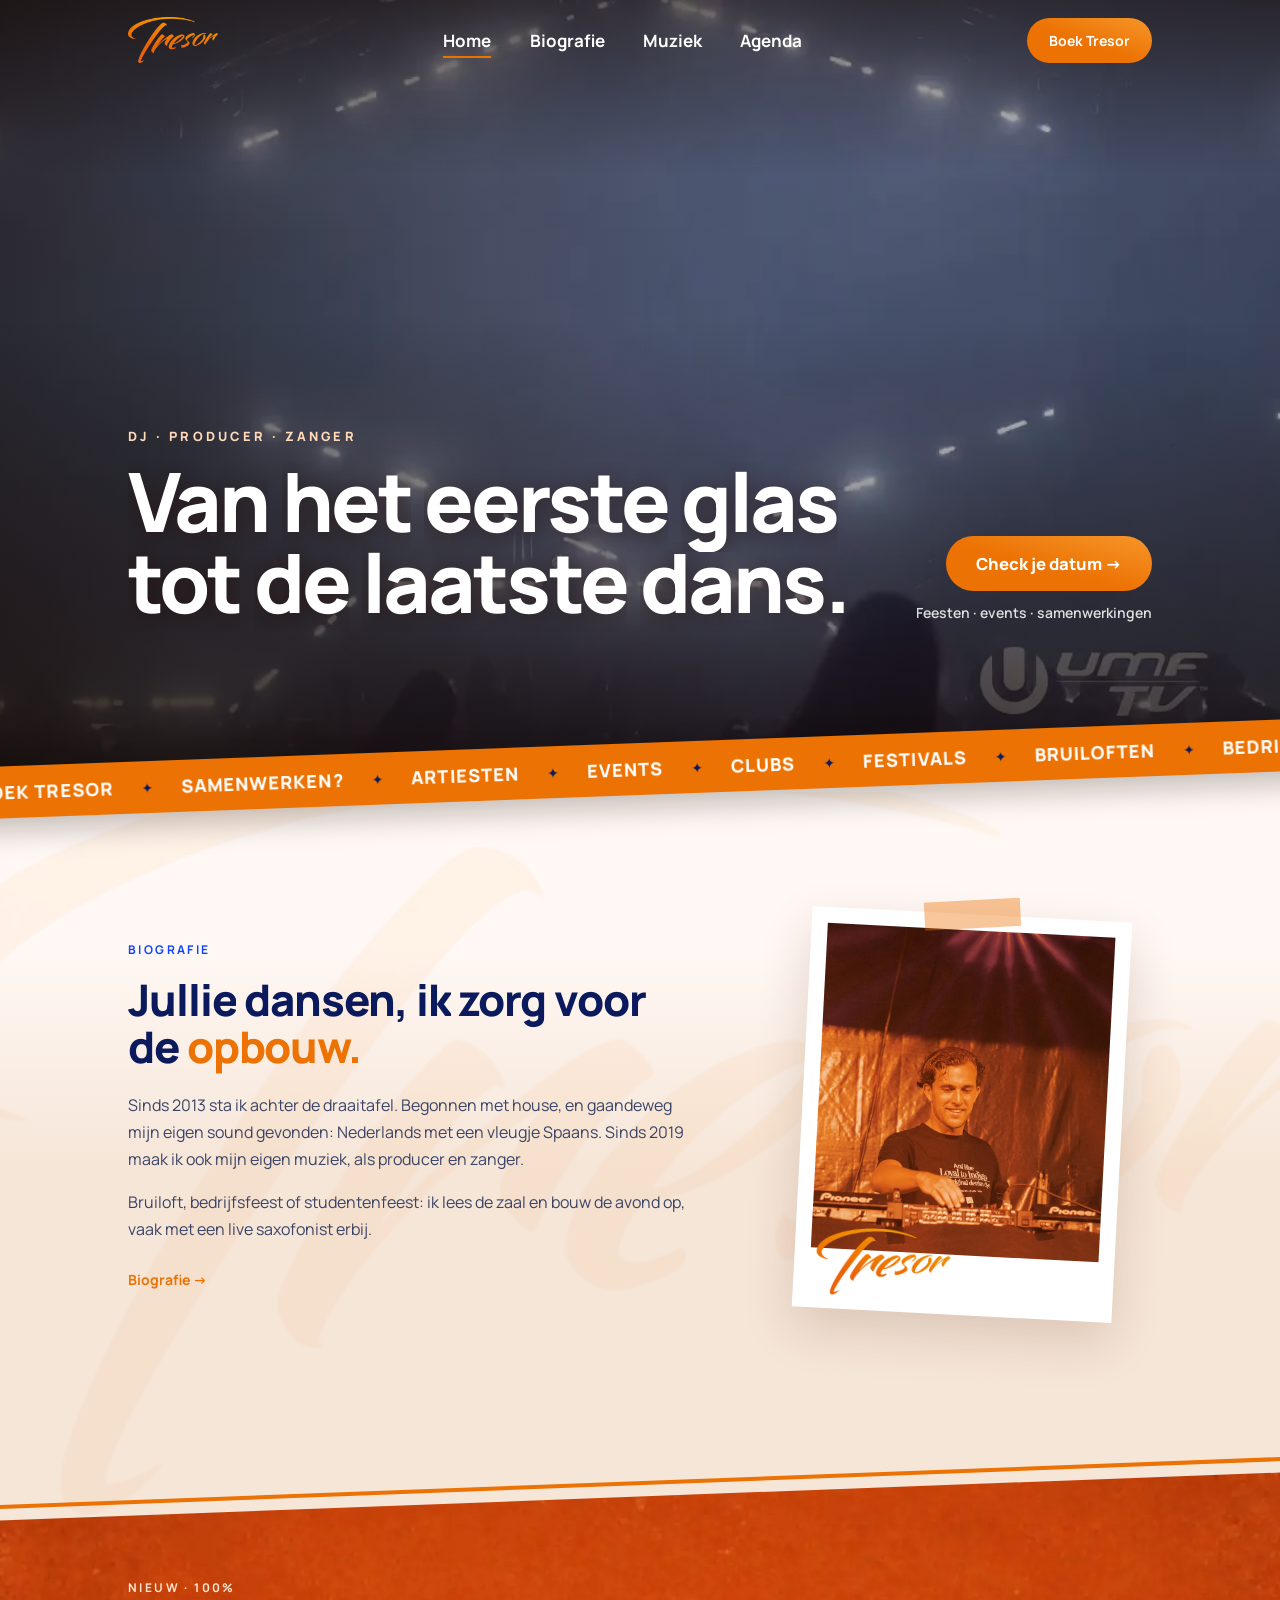
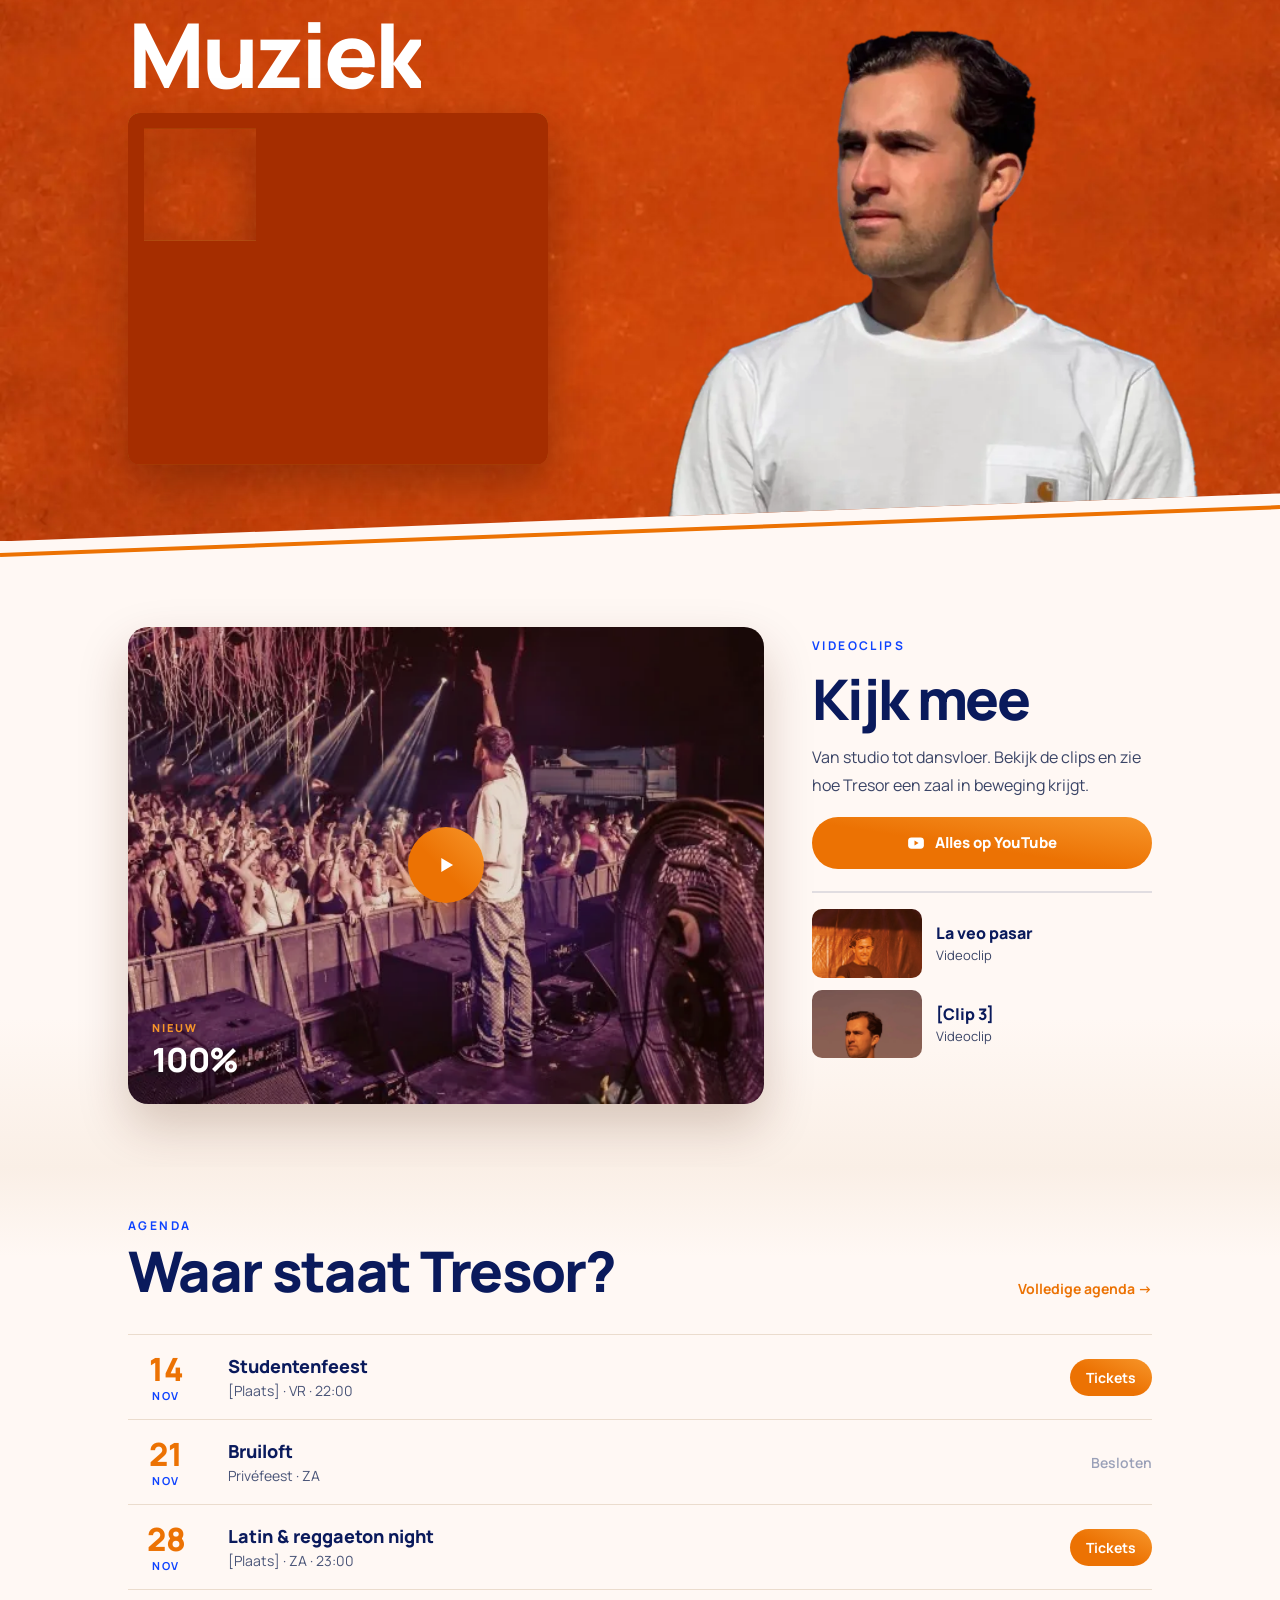
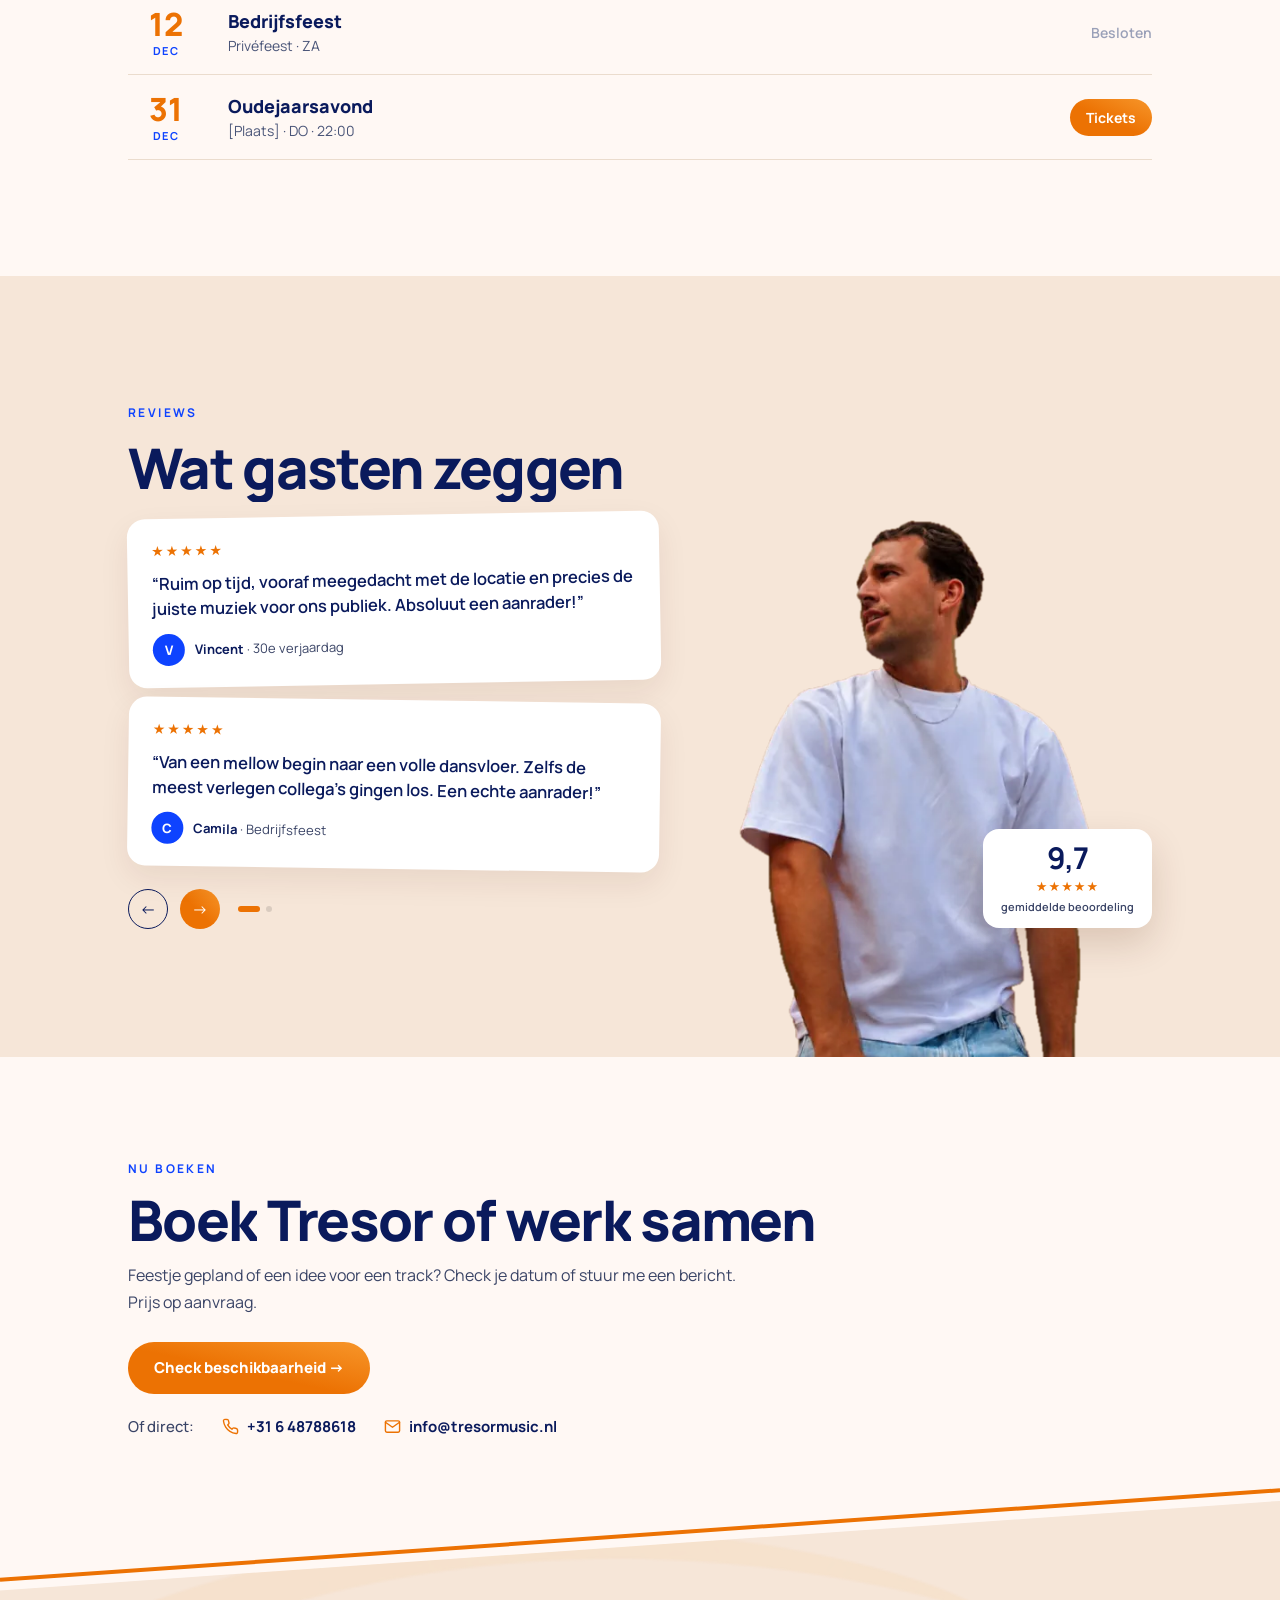
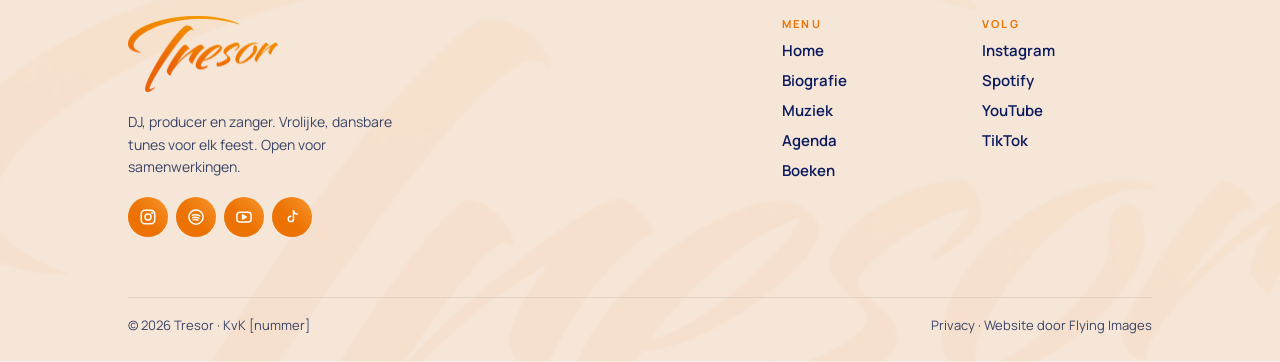
<file: index.html>
<!doctype html>
<html lang="nl">
<head>
<meta charset="utf-8">
<meta name="viewport" content="width=device-width, initial-scale=1">
<title>Tresor | DJ, producer &amp; zanger</title>
<meta name="description" content="Tresor: DJ, producer en zanger. Energieke, dansbare en vrolijke tunes, Nederlands met een vleugje Spaans. Boek hem voor je feest.">
<link rel="preconnect" href="https://fonts.googleapis.com">
<link rel="preconnect" href="https://fonts.gstatic.com" crossorigin>
<link rel="preconnect" href="https://open.spotify.com">
<link rel="preconnect" href="https://open.spotifycdn.com" crossorigin>
<link rel="preconnect" href="https://i.scdn.co" crossorigin>
<link rel="preload" as="image" href="images/hero-video-poster.webp">
<link rel="stylesheet" href="https://fonts.googleapis.com/css2?family=Manrope:wght@400;500;700;800&display=swap">
<link rel="stylesheet" href="css/style.css">
</head>
<body>

<header>
  <div class="wrap">
    <a href="#top" aria-label="Tresor, naar boven"><img class="logo logo-light" src="images/tresor-logo.webp" alt="Tresor"><img class="logo logo-dark" src="images/tresor-logo.webp" alt="Tresor"></a>
    <nav aria-label="Hoofdmenu"><a href="index.html" aria-current="page">Home</a><a href="biografie.html">Biografie</a><a href="muziek.html">Muziek</a><a href="agenda.html">Agenda</a><a class="mbtn" href="boeken.html">Boek Tresor</a></nav>
    <a class="btn" href="boeken.html">Boek Tresor</a>
    <button class="burger" type="button" aria-label="Menu openen" aria-expanded="false"><span></span><span></span><span></span></button>
  </div>
</header>

<section class="hero" id="top" aria-label="Intro">
  <video class="hero-bg" id="heroVideo" autoplay muted loop playsinline webkit-playsinline disablepictureinpicture preload="auto" poster="images/hero-video-poster.webp" src="video/hero.mp4" data-mobile="video/hero-mobiel.mp4" aria-hidden="true"></video>
  <script>
  (function(){
    var v=document.getElementById('heroVideo'); if(!v) return;
    if(window.matchMedia('(max-width: 760px)').matches){ v.src=v.getAttribute('data-mobile'); }
    v.muted=true; v.defaultMuted=true; v.setAttribute('muted','');
    function play(){ var p=v.play(); if(p&&p.catch) p.catch(function(){}); }
    play();
    v.addEventListener('loadeddata',play,{once:true});
    v.addEventListener('canplay',play,{once:true});
    document.addEventListener('visibilitychange',function(){ if(!document.hidden&&v.paused) play(); });
    // Fallback (bijv. iOS energiebesparingsmodus): start bij eerste aanraking/scroll
    ['touchstart','pointerdown','scroll','keydown'].forEach(function(e){ window.addEventListener(e,function(){ if(v.paused) play(); },{once:true,passive:true}); });
  })();
  </script>
  <div class="content"><div class="wrap">
    <div><span class="kicker">DJ · Producer · Zanger</span><h1>Van het eerste glas tot de laatste dans.</h1></div>
    <div class="side"><a class="btn-light" href="boeken.html">Check je datum →</a><small>Feesten · events · samenwerkingen</small></div>
  </div></div>
  <svg class="diag" viewBox="0 0 100 10" preserveAspectRatio="none" aria-hidden="true">
    <polygon points="0,10 100,0 100,10" fill="#FFF8F4"></polygon>
  </svg>
</section>
<div class="ticker-wrap">
  <div class="ticker" aria-label="Boek Tresor of werk samen: artiesten, events, clubs, festivals, bruiloften en bedrijven"><div class="ticker-track" aria-hidden="true"><span>Boek Tresor</span><i aria-hidden="true">✦</i><span>Samenwerken?</span><i aria-hidden="true">✦</i><span>Artiesten</span><i aria-hidden="true">✦</i><span>Events</span><i aria-hidden="true">✦</i><span>Clubs</span><i aria-hidden="true">✦</i><span>Festivals</span><i aria-hidden="true">✦</i><span>Bruiloften</span><i aria-hidden="true">✦</i><span>Bedrijven</span><i aria-hidden="true">✦</i><span>Boek Tresor</span><i aria-hidden="true">✦</i><span>Samenwerken?</span><i aria-hidden="true">✦</i><span>Artiesten</span><i aria-hidden="true">✦</i><span>Events</span><i aria-hidden="true">✦</i><span>Clubs</span><i aria-hidden="true">✦</i><span>Festivals</span><i aria-hidden="true">✦</i><span>Bruiloften</span><i aria-hidden="true">✦</i><span>Bedrijven</span><i aria-hidden="true">✦</i></div></div>
</div>

<div class="mid">
  <img class="watermark" src="images/tresor-logo.webp" alt="" aria-hidden="true" loading="lazy" decoding="async">

  <section class="bio" id="bio">
    <div class="wrap grid">
      <div>
        <div class="label">Biografie</div>
        <h2>Jullie dansen, ik zorg voor de <span class="hl">opbouw.</span></h2>
        <p>Sinds 2013 sta ik achter de draaitafel. Begonnen met house, en gaandeweg mijn eigen sound gevonden: Nederlands met een vleugje Spaans. Sinds 2019 maak ik ook mijn eigen muziek, als producer en zanger.</p>
        <p>Bruiloft, bedrijfsfeest of studentenfeest: ik lees de zaal en bouw de avond op, vaak met een live saxofonist erbij.</p>
        <a class="link" href="biografie.html">Biografie →</a>
      </div>
      <div class="polaroid-wrap rv rv-r" style="--d:.15s">
        <div class="polaroid">
          <img class="photo" src="images/tresor-draaitafel.webp" alt="Tresor achter de draaitafel" loading="lazy" decoding="async">
          <img class="sig" src="images/tresor-logo.webp" alt="Tresor" loading="lazy" decoding="async">
          <div class="tape" aria-hidden="true"></div>
        </div>
      </div>
    </div>
  </section>

  <section class="muziek" id="muziek">
    <svg class="seam" viewBox="0 0 720 120" preserveAspectRatio="none" aria-hidden="true">
      <polygon points="0,0 720,0 720,62 0,112" fill="#F6E6D8"></polygon>
      <line x1="0" y1="98" x2="720" y2="48" stroke="#EC7203" stroke-width="4" vector-effect="non-scaling-stroke"></line>
    </svg>
    <div class="inner">
      <div class="wrap">
        <div class="text">
          <div class="label">Nieuw · 100%</div>
          <h2>Muziek</h2>
          <div class="spot-shadow"><div class="spotify-wrap"><iframe class="spotify" title="Tresor op Spotify" src="https://open.spotify.com/embed/artist/4Jpk6IuSUI2xoQr6cXJFNq?utm_source=generator" allow="autoplay; clipboard-write; encrypted-media; fullscreen; picture-in-picture" loading="eager"></iframe><span class="tint" aria-hidden="true"></span></div></div>
        </div>
      </div>
      <img class="cutout rv rv-r" src="images/tresor-uitgesneden.webp" alt="Pressfoto Tresor" width="700" height="669" decoding="async">
    </div>
  </section>
</div>

<section class="video" id="video">
  <svg class="seam" viewBox="0 0 720 120" preserveAspectRatio="none" aria-hidden="true" style="background:var(--creme)">
        <line x1="0" y1="72" x2="720" y2="22" stroke="#EC7203" stroke-width="4" vector-effect="non-scaling-stroke"></line>
  </svg>
  <div class="wrap vgrid">
    <a class="thumb big rv" href="https://www.youtube.com/" data-yt=""><img src="images/hero.webp" alt="Videoclip 100%" style="object-position:62% 30%" loading="lazy" decoding="async"><div class="ov"><div class="play"><svg width="16" height="16" viewBox="0 0 14 14" aria-hidden="true"><path d="M4 2.5v9l7.5-4.5z" fill="#fff"/></svg></div></div><div class="cap"><span>Nieuw</span><strong>100%</strong></div></a>
    <div class="vtext rv" style="--d:0.15s">
      <div class="label">Videoclips</div>
      <h2>Kijk mee</h2>
      <p>Van studio tot dansvloer. Bekijk de clips en zie hoe Tresor een zaal in beweging krijgt.</p>
      <a class="btn ytbtn" href="https://www.youtube.com/watch?v=R9sz8uHl9FY&amp;list=OLAK5uy_n5RzKGtCGg1JhrOX92lKKx80cFKfvM6YU" target="_blank" rel="noopener"><svg width="18" height="18" viewBox="0 0 24 24" aria-hidden="true"><rect x="1.5" y="4.5" width="21" height="15" rx="4.5" fill="#fff"/><path d="M10 8.8v6.4l5.4-3.2z" fill="#EC7203"/></svg>Alles op YouTube</a>
      <div class="minis"><a class="mini" href="https://www.youtube.com/" data-yt=""><span class="mthumb"><img src="images/tresor-draaitafel.webp" alt="Videoclip La veo pasar" style="object-position:45% 40%" loading="lazy" decoding="async"></span><span class="mt"><strong>La veo pasar</strong><small>Videoclip</small></span></a><a class="mini" href="https://www.youtube.com/" data-yt=""><span class="mthumb"><img src="images/pressfoto.webp" alt="Videoclip [Clip 3]" style="object-position:50% 25%" loading="lazy" decoding="async"></span><span class="mt"><strong>[Clip 3]</strong><small>Videoclip</small></span></a></div>
    </div>
  </div>
</section>

<section class="agenda-s" id="agenda">
  <div class="wrap">
    <div class="head"><div><div class="label">Agenda</div><h2 style="margin-top:10px">Waar staat Tresor?</h2></div><a class="link" href="agenda.html">Volledige agenda →</a></div>
    <div>
<div class="ev rv"><div class="dt"><b>14</b><span>NOV</span></div><div class="tt"><b>Studentenfeest</b><span>[Plaats] · VR · 22:00</span></div><a class="cta" href="#">Tickets</a></div>
<div class="ev rv"><div class="dt"><b>21</b><span>NOV</span></div><div class="tt"><b>Bruiloft</b><span>Privéfeest · ZA</span></div><span class="cta p">Besloten</span></div>
<div class="ev rv"><div class="dt"><b>28</b><span>NOV</span></div><div class="tt"><b>Latin &amp; reggaeton night</b><span>[Plaats] · ZA · 23:00</span></div><a class="cta" href="#">Tickets</a></div>
<div class="ev rv"><div class="dt"><b>12</b><span>DEC</span></div><div class="tt"><b>Bedrijfsfeest</b><span>Privéfeest · ZA</span></div><span class="cta p">Besloten</span></div>
<div class="ev rv"><div class="dt"><b>31</b><span>DEC</span></div><div class="tt"><b>Oudejaarsavond</b><span>[Plaats] · DO · 22:00</span></div><a class="cta" href="#">Tickets</a></div>
    </div>
  </div>
</section>

<section class="review" id="reviews">
  <div class="wrap">
    <div class="txt">
      <div class="label">Reviews</div>
      <h2>Wat gasten zeggen</h2>
      <div class="rtrack" id="rtrack" aria-live="polite"></div>
      <div class="rctrl"><button type="button" class="prev" aria-label="Vorige reviews">←</button><button type="button" class="next" aria-label="Volgende reviews">→</button><div class="rdots" id="rdots"></div></div>
    </div>
    <div class="person rv rv-r" style="--d:.15s"><img src="images/tresor-100.webp" alt="Tresor in wit T-shirt" width="405" height="599" loading="lazy" decoding="async"><div class="score"><b>9,7</b><span>★★★★★</span><small>gemiddelde beoordeling</small></div></div>
  </div>
</section>

<section class="endsec" id="boeken">
  <div class="ctab"><div class="wrap">
    <div class="label">Nu boeken</div>
    <h2>Boek Tresor of werk samen</h2>
    <p>Feestje gepland of een idee voor een track? Check je datum of stuur me een bericht. Prijs op aanvraag.</p>
    <div class="cbtns" style="gap:22px"><a class="cbtn main" href="boeken.html">Check beschikbaarheid →</a><div class="direct"><span>Of direct:</span><a href="tel:+31648788618"><svg width="17" height="17" viewBox="0 0 24 24" fill="none" stroke="#EC7203" stroke-width="2" stroke-linecap="round" stroke-linejoin="round" aria-hidden="true"><path d="M22 16.9v3a2 2 0 0 1-2.2 2 19.8 19.8 0 0 1-8.6-3.1 19.5 19.5 0 0 1-6-6A19.8 19.8 0 0 1 2.1 4.2 2 2 0 0 1 4.1 2h3a2 2 0 0 1 2 1.7c.1.9.4 1.8.7 2.7a2 2 0 0 1-.5 2.1L8 9.8a16 16 0 0 0 6 6l1.3-1.3a2 2 0 0 1 2.1-.4c.9.3 1.8.6 2.7.7a2 2 0 0 1 1.7 2z"/></svg>+31 6 48788618</a><a href="mailto:info@tresormusic.nl"><svg width="17" height="17" viewBox="0 0 24 24" fill="none" stroke="#EC7203" stroke-width="2" stroke-linecap="round" stroke-linejoin="round" aria-hidden="true"><rect x="2" y="4" width="20" height="16" rx="2"/><path d="m22 6-10 7L2 6"/></svg>info@tresormusic.nl</a></div></div>
  </div></div>
  <svg class="seamline" viewBox="0 0 720 100" preserveAspectRatio="none" aria-hidden="true"><line x1="0" y1="88" x2="720" y2="-12" stroke="#EC7203" stroke-width="4" vector-effect="non-scaling-stroke"></line></svg>
  <footer class="foot">
    <img class="wm" src="images/tresor-logo.webp" alt="" aria-hidden="true" loading="lazy" decoding="async">
    <div class="wrap">
      <div class="fcols">
        <div><a class="flogo" href="#top" aria-label="Tresor, naar de homepage"><img class="lg" src="images/tresor-logo.webp" alt="Tresor" loading="lazy" decoding="async"></a><p>DJ, producer en zanger. Vrolijke, dansbare tunes voor elk feest. Open voor samenwerkingen.</p><div class="soc"><a href="https://www.instagram.com/tresor_music" target="_blank" rel="noopener" aria-label="Instagram" title="Instagram"><svg width="18" height="18" viewBox="0 0 24 24" stroke="#FFFFFF" stroke-width="2" fill="none" stroke-linecap="round" stroke-linejoin="round" aria-hidden="true"><rect x="3" y="3" width="18" height="18" rx="5"/><circle cx="12" cy="12" r="4"/><circle cx="17.5" cy="6.5" r="0.6" fill="#FFFFFF"/></svg></a><a href="https://open.spotify.com/artist/4Jpk6IuSUI2xoQr6cXJFNq" target="_blank" rel="noopener" aria-label="Spotify" title="Spotify"><svg width="18" height="18" viewBox="0 0 24 24" stroke="#FFFFFF" stroke-width="2" fill="none" stroke-linecap="round" stroke-linejoin="round" aria-hidden="true"><circle cx="12" cy="12" r="9.5"/><path d="M7 9.5c3.5-1 7-0.6 10 1"/><path d="M7.6 12.6c2.9-0.8 5.7-0.4 8.2 0.9"/><path d="M8.2 15.5c2.3-0.6 4.4-0.3 6.3 0.7"/></svg></a><a href="https://www.youtube.com/watch?v=R9sz8uHl9FY&amp;list=OLAK5uy_n5RzKGtCGg1JhrOX92lKKx80cFKfvM6YU" target="_blank" rel="noopener" aria-label="YouTube" title="YouTube"><svg width="18" height="18" viewBox="0 0 24 24" stroke="#FFFFFF" stroke-width="2" fill="none" stroke-linecap="round" stroke-linejoin="round" aria-hidden="true"><rect x="2.5" y="5.5" width="19" height="13" rx="4"/><path d="M10 9.2v5.6l4.8-2.8z" fill="#FFFFFF"/></svg></a><a href="https://www.tiktok.com/@tresorr" target="_blank" rel="noopener" aria-label="TikTok" title="TikTok"><svg width="18" height="18" viewBox="0 0 24 24" stroke="#FFFFFF" stroke-width="2" fill="none" stroke-linecap="round" stroke-linejoin="round" aria-hidden="true"><path d="M14 3.5v11a3.5 3.5 0 1 1-3.5-3.5"/><path d="M14 3.5c.4 2.7 2.2 4.4 5 4.6"/></svg></a></div></div>
        <div class="fcol"><span>MENU</span><a href="index.html">Home</a><a href="biografie.html">Biografie</a><a href="muziek.html">Muziek</a><a href="agenda.html">Agenda</a><a href="boeken.html">Boeken</a></div>
        <div class="fcol"><span>VOLG</span><a href="https://www.instagram.com/tresor_music" target="_blank" rel="noopener">Instagram</a><a href="https://open.spotify.com/artist/4Jpk6IuSUI2xoQr6cXJFNq" target="_blank" rel="noopener">Spotify</a><a href="https://www.youtube.com/watch?v=R9sz8uHl9FY&amp;list=OLAK5uy_n5RzKGtCGg1JhrOX92lKKx80cFKfvM6YU" target="_blank" rel="noopener">YouTube</a><a href="https://www.tiktok.com/@tresorr" target="_blank" rel="noopener">TikTok</a></div>
      </div>
      <div class="fbar"><span>© 2026 Tresor · KvK [nummer]</span><span>Privacy · Website door Flying Images</span></div>
    </div>
  </footer>
</section>

<div class="modal" id="vmodal" role="dialog" aria-modal="true" aria-label="Videoclip"><div class="box"><button class="close" type="button" aria-label="Sluiten">×</button><div id="vbody"></div></div></div>
<script src="js/main.js"></script>
</body>
</html>
</file>
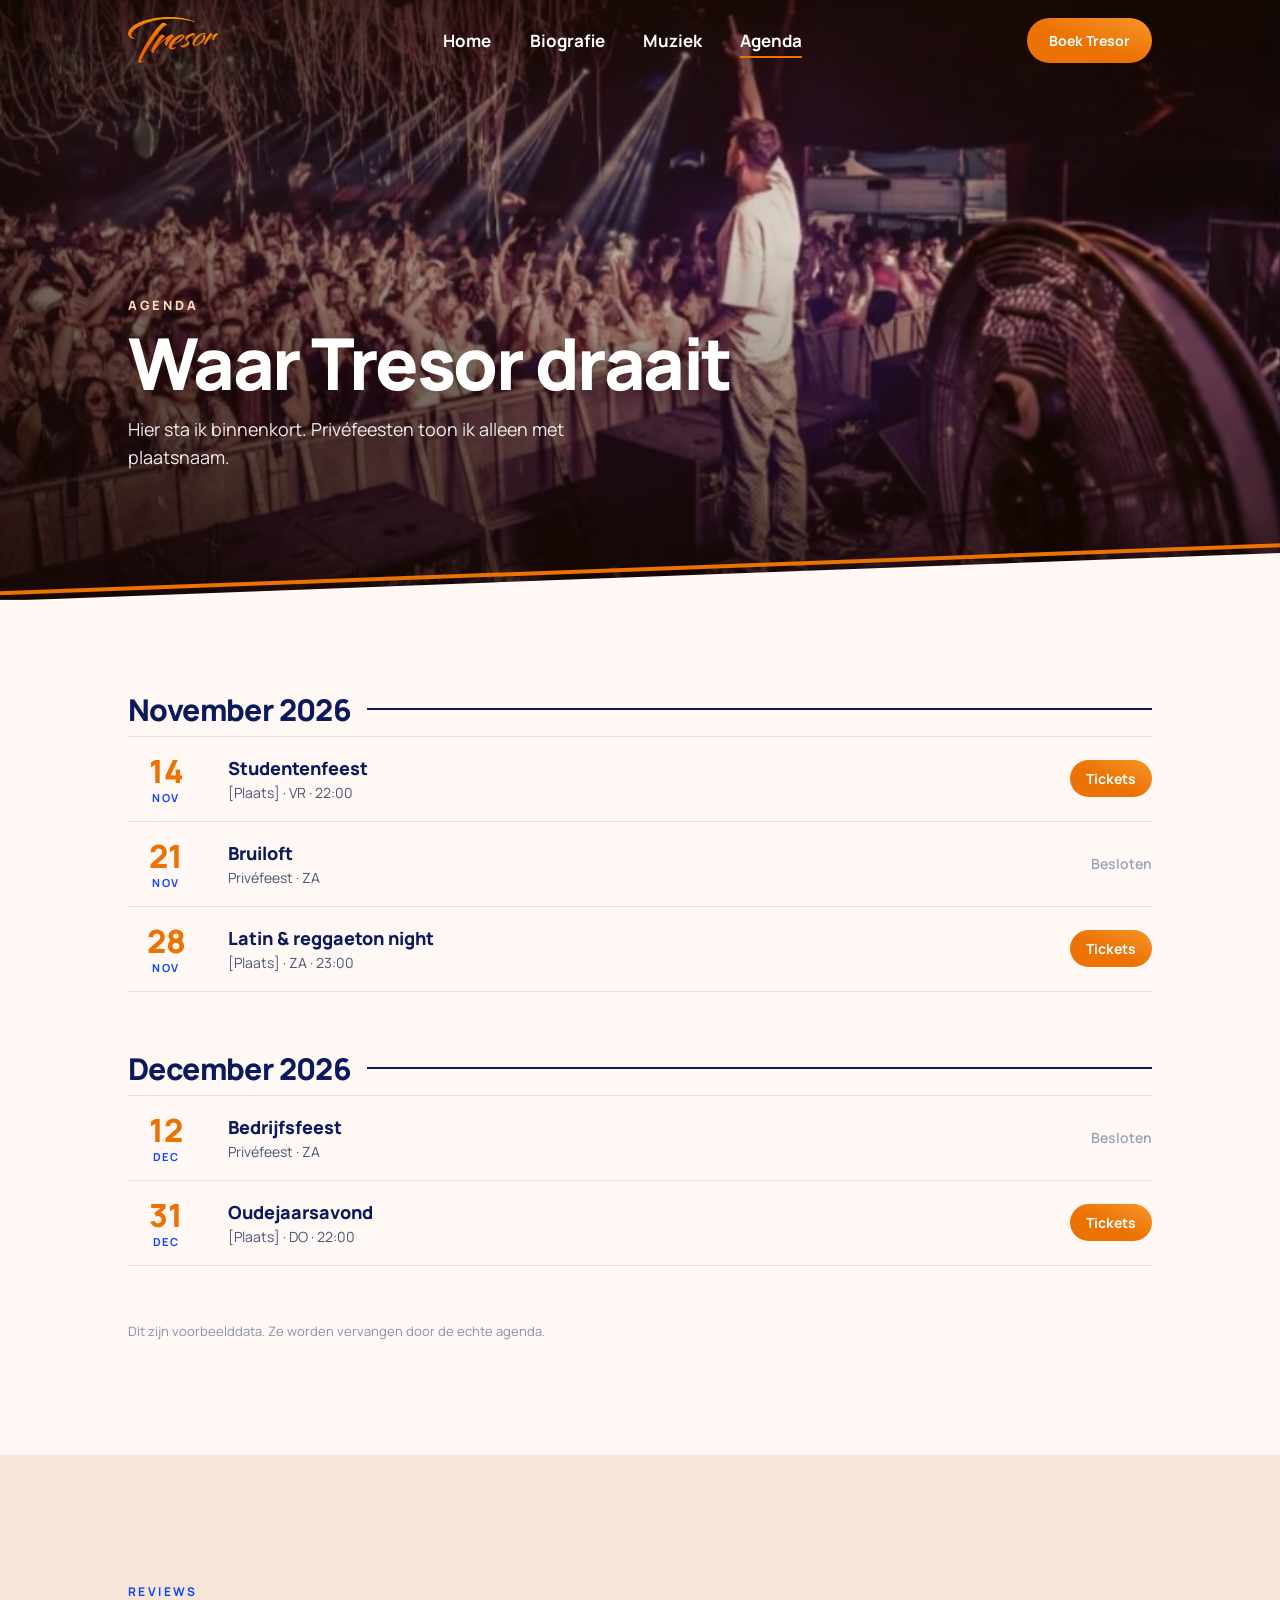
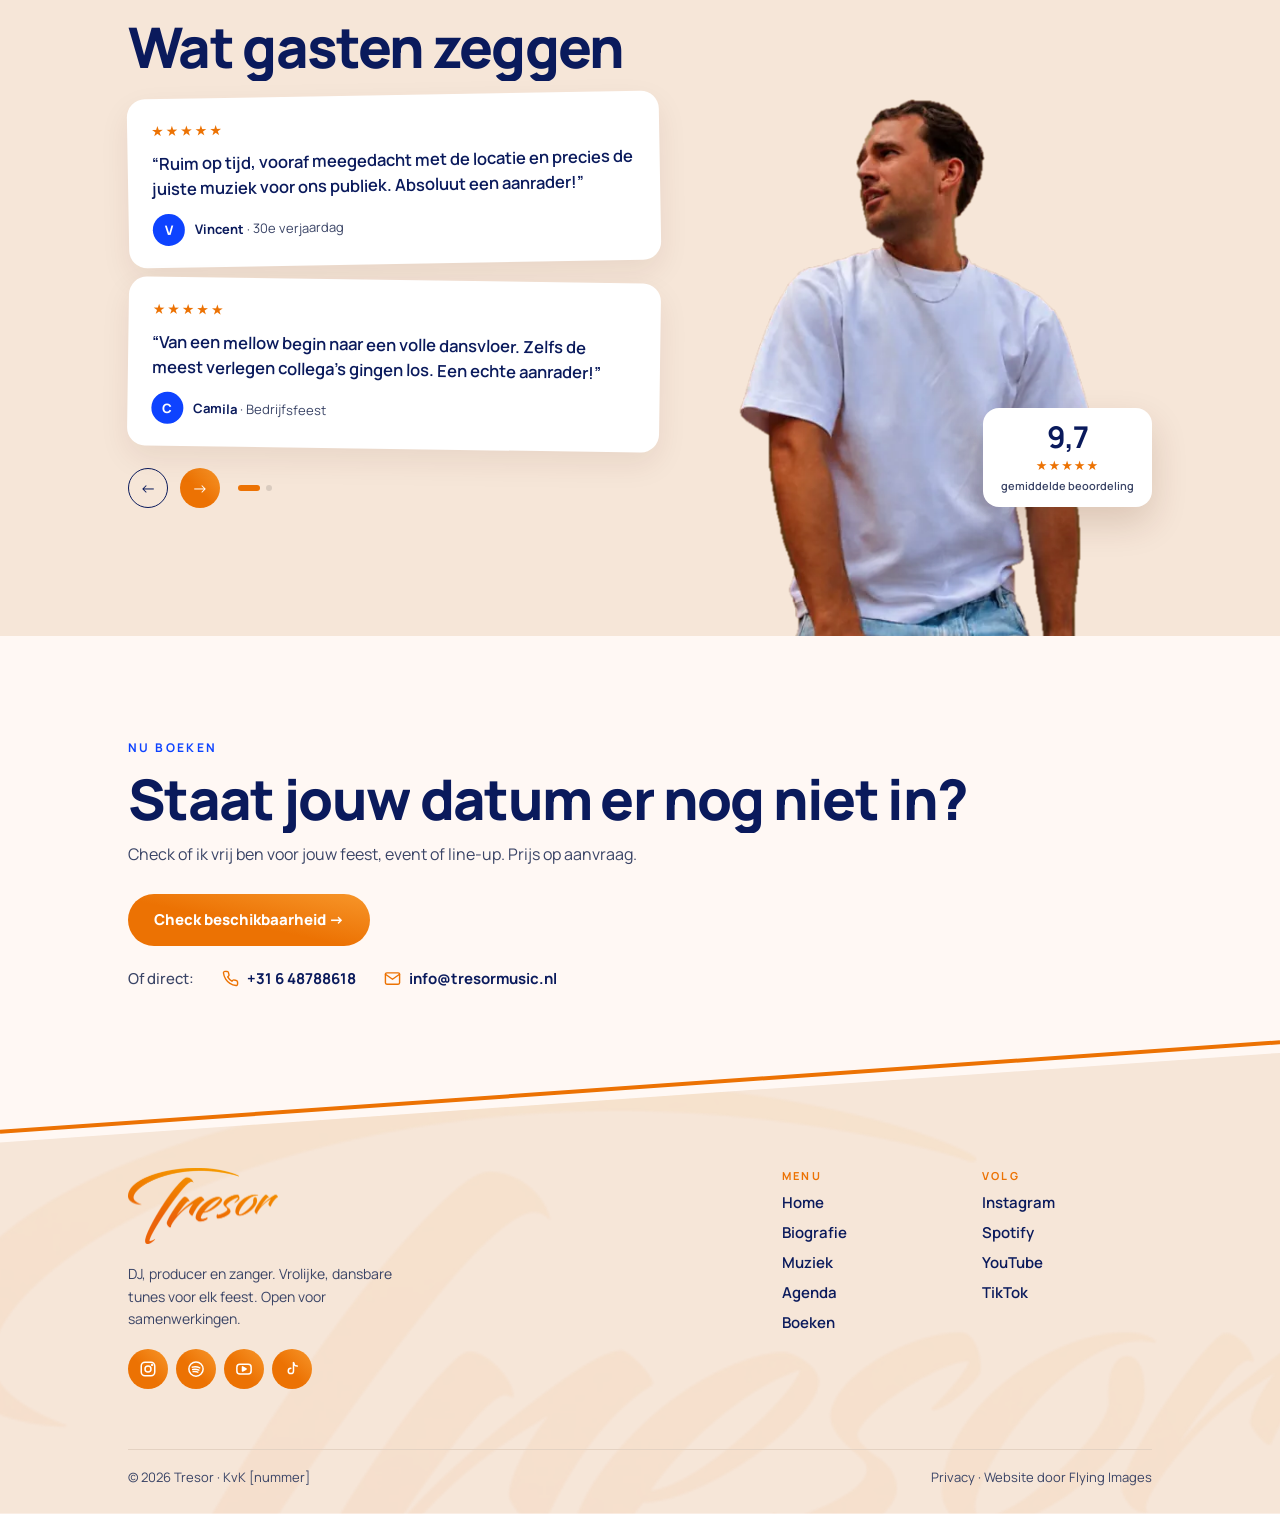
<file: agenda.html>
<!doctype html>
<html lang="nl">
<head>
<meta charset="utf-8">
<meta name="viewport" content="width=device-width, initial-scale=1">
<title>Agenda | Tresor</title>
<meta name="description" content="Agenda van Tresor: aankomende optredens. Staat jouw datum er nog niet in? Check de beschikbaarheid.">
<link rel="preconnect" href="https://fonts.googleapis.com">
<link rel="preconnect" href="https://fonts.gstatic.com" crossorigin>
<link rel="preload" as="image" href="images/hero.webp">
<link rel="stylesheet" href="https://fonts.googleapis.com/css2?family=Manrope:wght@400;500;700;800&display=swap">
<link rel="stylesheet" href="css/style.css">
</head>
<body class="sub">

<header>
  <div class="wrap">
    <a href="index.html" aria-label="Tresor, naar de homepage"><img class="logo logo-light" src="images/tresor-logo.webp" alt="Tresor"><img class="logo logo-dark" src="images/tresor-logo.webp" alt="Tresor"></a>
    <nav aria-label="Hoofdmenu"><a href="index.html">Home</a><a href="biografie.html">Biografie</a><a href="muziek.html">Muziek</a><a href="agenda.html" aria-current="page">Agenda</a><a class="mbtn" href="boeken.html">Boek Tresor</a></nav>
    <a class="btn" href="boeken.html">Boek Tresor</a>
    <button class="burger" type="button" aria-label="Menu openen" aria-expanded="false"><span></span><span></span><span></span></button>
  </div>
</header>

<main>
<section class="phero" aria-label="Agenda">
  <img src="images/hero.webp" alt="" aria-hidden="true" style="object-position:60% 30%" fetchpriority="high">
  <div class="content"><div class="wrap">
    <span class="kicker">Agenda</span>
    <h1>Waar Tresor draait</h1>
    <p>Hier sta ik binnenkort. Privéfeesten toon ik alleen met plaatsnaam.</p>
  </div></div>
  <svg class="pdiag" viewBox="0 0 100 10" preserveAspectRatio="none" aria-hidden="true">
    <polygon points="0,10 100,0 100,10" fill="#FFF8F4"></polygon>
    <line x1="0" y1="8.4" x2="100" y2="-1.6" stroke="#EC7203" stroke-width="4" vector-effect="non-scaling-stroke"></line>
  </svg>
</section>
<section class="agenda-s pagenda">
  <div class="wrap">
<div class="month"><h3 class="mhead"><span>November 2026</span></h3><div><div class="ev rv"><div class="dt"><b>14</b><span>NOV</span></div><div class="tt"><b>Studentenfeest</b><span>[Plaats] · VR · 22:00</span></div><a class="cta" href="#">Tickets</a></div><div class="ev rv"><div class="dt"><b>21</b><span>NOV</span></div><div class="tt"><b>Bruiloft</b><span>Privéfeest · ZA</span></div><span class="cta p">Besloten</span></div><div class="ev rv"><div class="dt"><b>28</b><span>NOV</span></div><div class="tt"><b>Latin &amp; reggaeton night</b><span>[Plaats] · ZA · 23:00</span></div><a class="cta" href="#">Tickets</a></div></div></div><div class="month"><h3 class="mhead"><span>December 2026</span></h3><div><div class="ev rv"><div class="dt"><b>12</b><span>DEC</span></div><div class="tt"><b>Bedrijfsfeest</b><span>Privéfeest · ZA</span></div><span class="cta p">Besloten</span></div><div class="ev rv"><div class="dt"><b>31</b><span>DEC</span></div><div class="tt"><b>Oudejaarsavond</b><span>[Plaats] · DO · 22:00</span></div><a class="cta" href="#">Tickets</a></div></div></div>
    <p class="fnote">Dit zijn voorbeelddata. Ze worden vervangen door de echte agenda.</p>
  </div>
</section>
<section class="review" id="reviews">
  <div class="wrap">
    <div class="txt">
      <div class="label">Reviews</div>
      <h2>Wat gasten zeggen</h2>
      <div class="rtrack" id="rtrack" aria-live="polite"></div>
      <div class="rctrl"><button type="button" class="prev" aria-label="Vorige reviews">←</button><button type="button" class="next" aria-label="Volgende reviews">→</button><div class="rdots" id="rdots"></div></div>
    </div>
    <div class="person rv rv-r" style="--d:.15s"><img src="images/tresor-100.webp" alt="Tresor in wit T-shirt" width="405" height="599" loading="lazy" decoding="async"><div class="score"><b>9,7</b><span>★★★★★</span><small>gemiddelde beoordeling</small></div></div>
  </div>
</section>
<section class="endsec" id="boeken">
  <div class="ctab"><div class="wrap">
    <div class="label">Nu boeken</div>
    <h2>Staat jouw datum er nog niet in?</h2>
    <p>Check of ik vrij ben voor jouw feest, event of line-up. Prijs op aanvraag.</p>
    <div class="cbtns" style="gap:22px"><a class="cbtn main" href="boeken.html">Check beschikbaarheid →</a><div class="direct"><span>Of direct:</span><a href="tel:+31648788618"><svg width="17" height="17" viewBox="0 0 24 24" fill="none" stroke="#EC7203" stroke-width="2" stroke-linecap="round" stroke-linejoin="round" aria-hidden="true"><path d="M22 16.9v3a2 2 0 0 1-2.2 2 19.8 19.8 0 0 1-8.6-3.1 19.5 19.5 0 0 1-6-6A19.8 19.8 0 0 1 2.1 4.2 2 2 0 0 1 4.1 2h3a2 2 0 0 1 2 1.7c.1.9.4 1.8.7 2.7a2 2 0 0 1-.5 2.1L8 9.8a16 16 0 0 0 6 6l1.3-1.3a2 2 0 0 1 2.1-.4c.9.3 1.8.6 2.7.7a2 2 0 0 1 1.7 2z"/></svg>+31 6 48788618</a><a href="mailto:info@tresormusic.nl"><svg width="17" height="17" viewBox="0 0 24 24" fill="none" stroke="#EC7203" stroke-width="2" stroke-linecap="round" stroke-linejoin="round" aria-hidden="true"><rect x="2" y="4" width="20" height="16" rx="2"/><path d="m22 6-10 7L2 6"/></svg>info@tresormusic.nl</a></div></div>
  </div></div>
  <svg class="seamline" viewBox="0 0 720 100" preserveAspectRatio="none" aria-hidden="true"><line x1="0" y1="88" x2="720" y2="-12" stroke="#EC7203" stroke-width="4" vector-effect="non-scaling-stroke"></line></svg>
  <footer class="foot">
    <img class="wm" src="images/tresor-logo.webp" alt="" aria-hidden="true" loading="lazy" decoding="async">
    <div class="wrap">
      <div class="fcols">
        <div><a class="flogo" href="index.html" aria-label="Tresor, naar de homepage"><img class="lg" src="images/tresor-logo.webp" alt="Tresor" loading="lazy" decoding="async"></a><p>DJ, producer en zanger. Vrolijke, dansbare tunes voor elk feest. Open voor samenwerkingen.</p><div class="soc"><a href="https://www.instagram.com/tresor_music" target="_blank" rel="noopener" aria-label="Instagram" title="Instagram"><svg width="18" height="18" viewBox="0 0 24 24" stroke="#FFFFFF" stroke-width="2" fill="none" stroke-linecap="round" stroke-linejoin="round" aria-hidden="true"><rect x="3" y="3" width="18" height="18" rx="5"/><circle cx="12" cy="12" r="4"/><circle cx="17.5" cy="6.5" r="0.6" fill="#FFFFFF"/></svg></a><a href="https://open.spotify.com/artist/4Jpk6IuSUI2xoQr6cXJFNq" target="_blank" rel="noopener" aria-label="Spotify" title="Spotify"><svg width="18" height="18" viewBox="0 0 24 24" stroke="#FFFFFF" stroke-width="2" fill="none" stroke-linecap="round" stroke-linejoin="round" aria-hidden="true"><circle cx="12" cy="12" r="9.5"/><path d="M7 9.5c3.5-1 7-0.6 10 1"/><path d="M7.6 12.6c2.9-0.8 5.7-0.4 8.2 0.9"/><path d="M8.2 15.5c2.3-0.6 4.4-0.3 6.3 0.7"/></svg></a><a href="https://www.youtube.com/watch?v=R9sz8uHl9FY&amp;list=OLAK5uy_n5RzKGtCGg1JhrOX92lKKx80cFKfvM6YU" target="_blank" rel="noopener" aria-label="YouTube" title="YouTube"><svg width="18" height="18" viewBox="0 0 24 24" stroke="#FFFFFF" stroke-width="2" fill="none" stroke-linecap="round" stroke-linejoin="round" aria-hidden="true"><rect x="2.5" y="5.5" width="19" height="13" rx="4"/><path d="M10 9.2v5.6l4.8-2.8z" fill="#FFFFFF"/></svg></a><a href="https://www.tiktok.com/@tresorr" target="_blank" rel="noopener" aria-label="TikTok" title="TikTok"><svg width="18" height="18" viewBox="0 0 24 24" stroke="#FFFFFF" stroke-width="2" fill="none" stroke-linecap="round" stroke-linejoin="round" aria-hidden="true"><path d="M14 3.5v11a3.5 3.5 0 1 1-3.5-3.5"/><path d="M14 3.5c.4 2.7 2.2 4.4 5 4.6"/></svg></a></div></div>
        <div class="fcol"><span>MENU</span><a href="index.html">Home</a><a href="biografie.html">Biografie</a><a href="muziek.html">Muziek</a><a href="agenda.html">Agenda</a><a href="boeken.html">Boeken</a></div>
        <div class="fcol"><span>VOLG</span><a href="https://www.instagram.com/tresor_music" target="_blank" rel="noopener">Instagram</a><a href="https://open.spotify.com/artist/4Jpk6IuSUI2xoQr6cXJFNq" target="_blank" rel="noopener">Spotify</a><a href="https://www.youtube.com/watch?v=R9sz8uHl9FY&amp;list=OLAK5uy_n5RzKGtCGg1JhrOX92lKKx80cFKfvM6YU" target="_blank" rel="noopener">YouTube</a><a href="https://www.tiktok.com/@tresorr" target="_blank" rel="noopener">TikTok</a></div>
      </div>
      <div class="fbar"><span>© 2026 Tresor · KvK [nummer]</span><span>Privacy · Website door Flying Images</span></div>
    </div>
  </footer>
</section>
</main>

<div class="modal" id="vmodal" role="dialog" aria-modal="true" aria-label="Videoclip"><div class="box"><button class="close" type="button" aria-label="Sluiten">×</button><div id="vbody"></div></div></div>
<script src="js/main.js"></script>
</body>
</html>
</file>
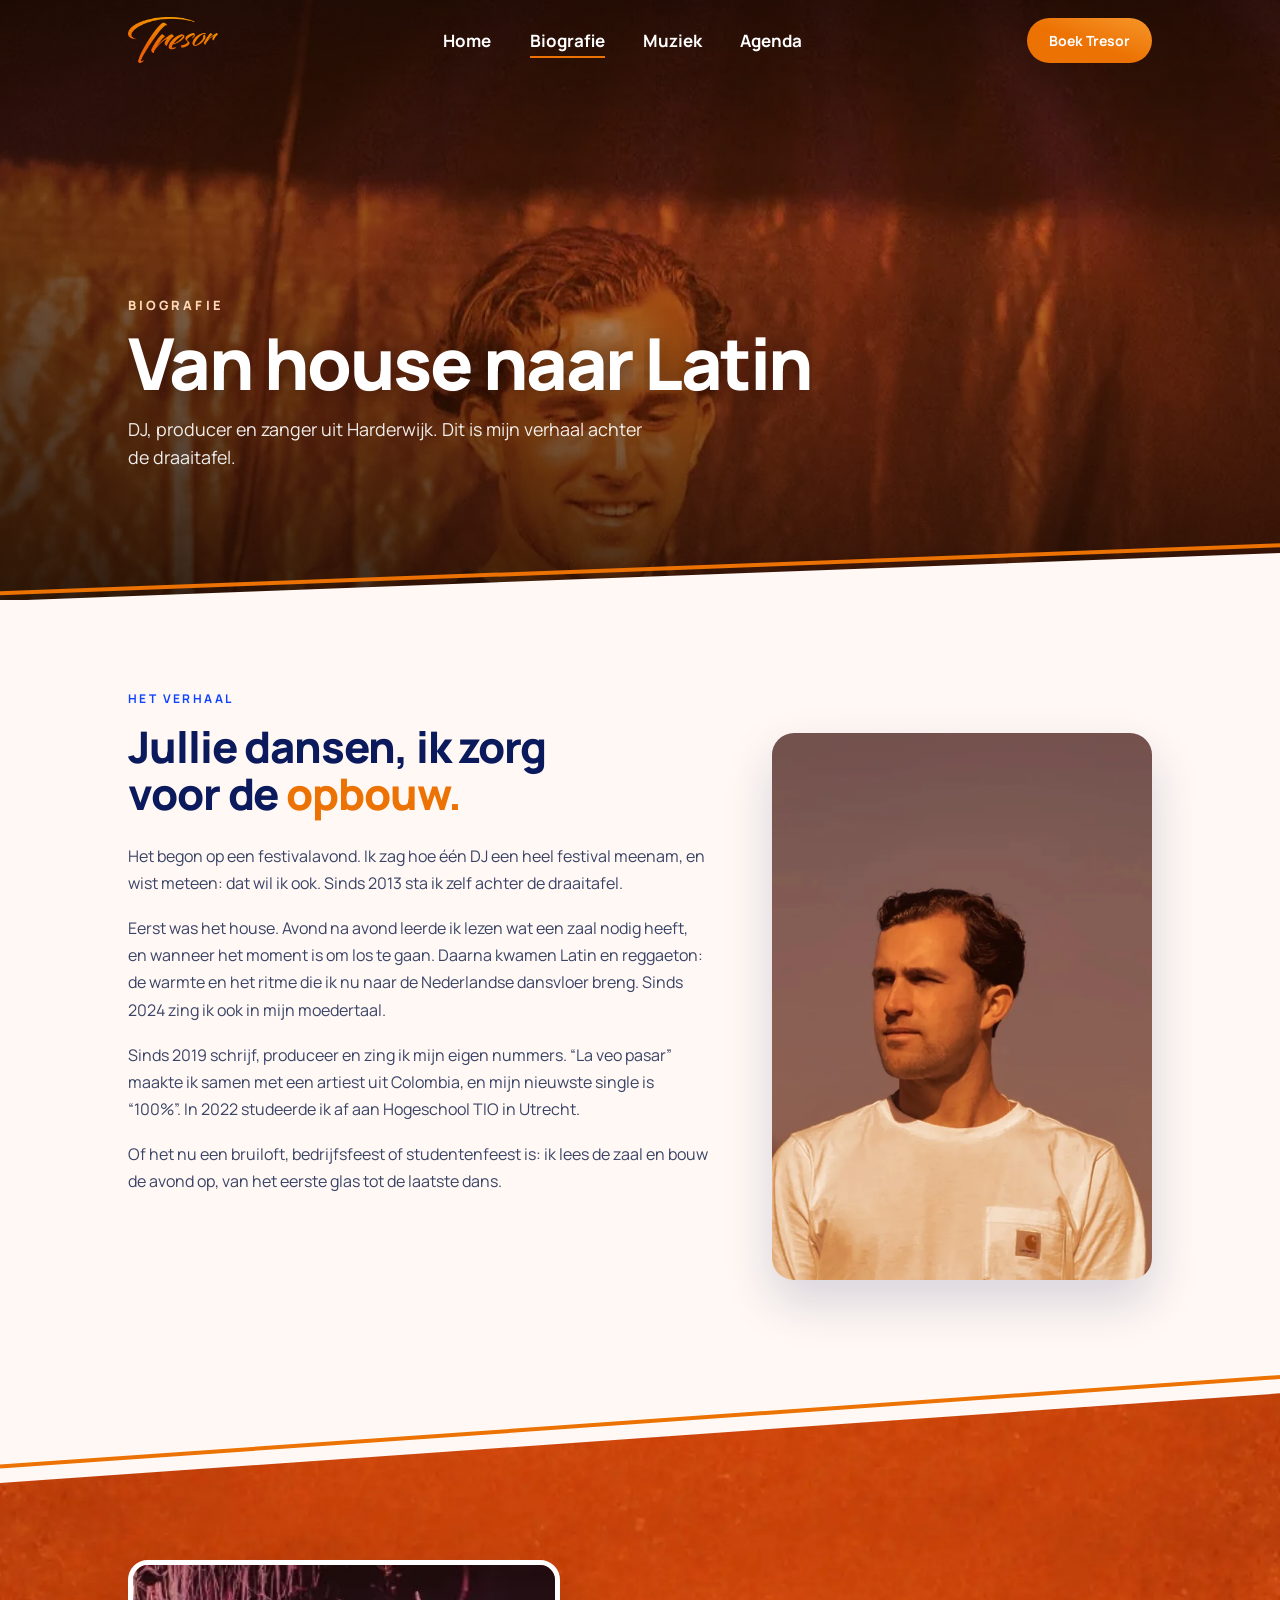
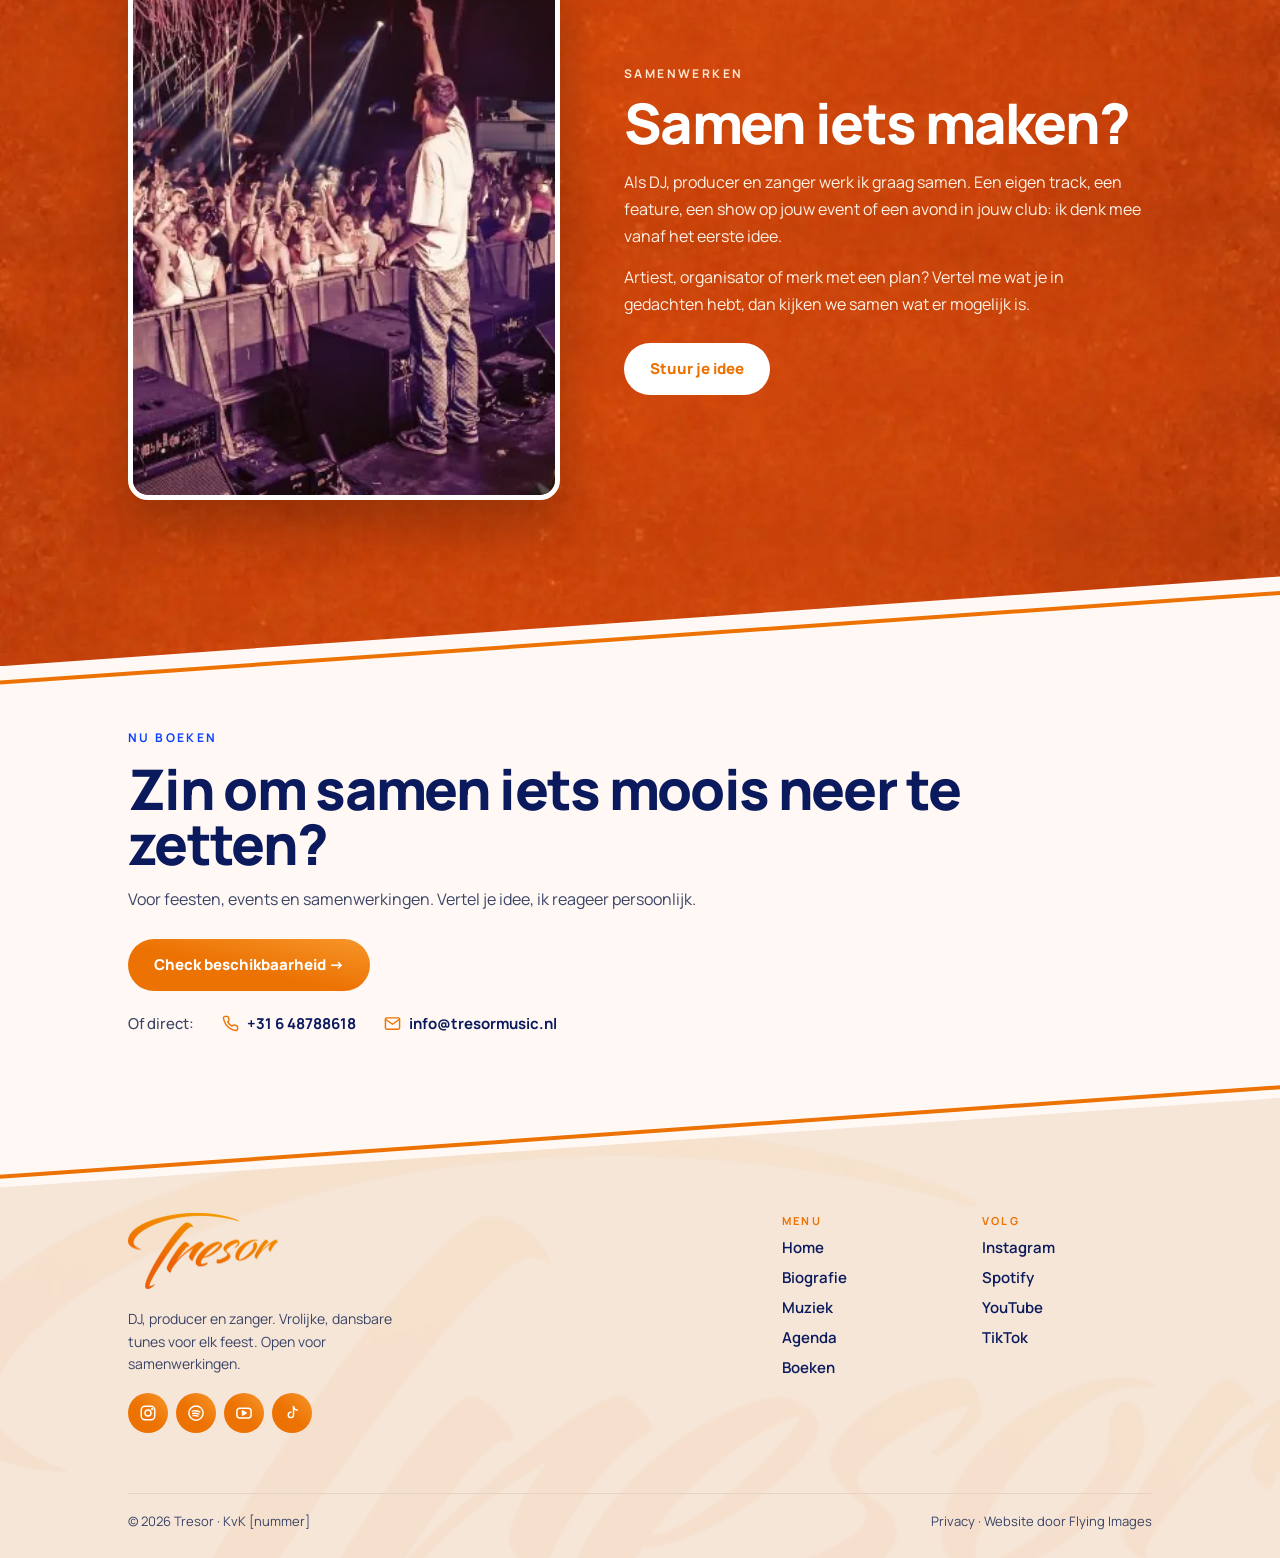
<file: biografie.html>
<!doctype html>
<html lang="nl">
<head>
<meta charset="utf-8">
<meta name="viewport" content="width=device-width, initial-scale=1">
<title>Biografie | Tresor</title>
<meta name="description" content="Het verhaal van Tresor: van house naar Latin. DJ, producer en zanger uit Harderwijk.">
<link rel="preconnect" href="https://fonts.googleapis.com">
<link rel="preconnect" href="https://fonts.gstatic.com" crossorigin>
<link rel="preload" as="image" href="images/tresor-draaitafel.webp">
<link rel="stylesheet" href="https://fonts.googleapis.com/css2?family=Manrope:wght@400;500;700;800&display=swap">
<link rel="stylesheet" href="css/style.css">
</head>
<body class="sub">

<header>
  <div class="wrap">
    <a href="index.html" aria-label="Tresor, naar de homepage"><img class="logo logo-light" src="images/tresor-logo.webp" alt="Tresor"><img class="logo logo-dark" src="images/tresor-logo.webp" alt="Tresor"></a>
    <nav aria-label="Hoofdmenu"><a href="index.html">Home</a><a href="biografie.html" aria-current="page">Biografie</a><a href="muziek.html">Muziek</a><a href="agenda.html">Agenda</a><a class="mbtn" href="boeken.html">Boek Tresor</a></nav>
    <a class="btn" href="boeken.html">Boek Tresor</a>
    <button class="burger" type="button" aria-label="Menu openen" aria-expanded="false"><span></span><span></span><span></span></button>
  </div>
</header>

<main>
<section class="phero" aria-label="Biografie">
  <img src="images/tresor-draaitafel.webp" alt="" aria-hidden="true" style="object-position:50% 35%" fetchpriority="high">
  <div class="content"><div class="wrap">
    <span class="kicker">Biografie</span>
    <h1>Van house naar Latin</h1>
    <p>DJ, producer en zanger uit Harderwijk. Dit is mijn verhaal achter de draaitafel.</p>
  </div></div>
  <svg class="pdiag" viewBox="0 0 100 10" preserveAspectRatio="none" aria-hidden="true">
    <polygon points="0,10 100,0 100,10" fill="#FFF8F4"></polygon>
    <line x1="0" y1="8.4" x2="100" y2="-1.6" stroke="#EC7203" stroke-width="4" vector-effect="non-scaling-stroke"></line>
  </svg>
</section>
<section class="pstory">
  <div class="wrap story">
    <div class="label">Het verhaal</div>
    <h2>Jullie dansen, ik zorg voor de <span class="hl">opbouw.</span></h2>
    <img class="sphoto rv" src="images/pressfoto.webp" alt="Portret van Tresor" loading="lazy" decoding="async">
    <p>Het begon op een festivalavond. Ik zag hoe één DJ een heel festival meenam, en wist meteen: dat wil ik ook. Sinds 2013 sta ik zelf achter de draaitafel.</p>
    <p>Eerst was het house. Avond na avond leerde ik lezen wat een zaal nodig heeft, en wanneer het moment is om los te gaan. Daarna kwamen Latin en reggaeton: de warmte en het ritme die ik nu naar de Nederlandse dansvloer breng. Sinds 2024 zing ik ook in mijn moedertaal.</p>
    <p>Sinds 2019 schrijf, produceer en zing ik mijn eigen nummers. “La veo pasar” maakte ik samen met een artiest uit Colombia, en mijn nieuwste single is “100%”. In 2022 studeerde ik af aan Hogeschool TIO in Utrecht.</p>
    <p>Of het nu een bruiloft, bedrijfsfeest of studentenfeest is: ik lees de zaal en bouw de avond op, van het eerste glas tot de laatste dans.</p>
  </div>
</section>

<div class="obwrap">
  <svg class="obl top" viewBox="0 0 100 10" preserveAspectRatio="none" aria-hidden="true"><line x1="0" y1="10" x2="100" y2="0" stroke="#EC7203" stroke-width="4" vector-effect="non-scaling-stroke"></line></svg>
  <section class="oband"><div class="wrap"><div class="split2">
    <figure class="ophoto rv"><img src="images/hero.webp" alt="Tresor op het podium voor een vol publiek" loading="lazy" decoding="async"></figure>
    <div class="otext">
      <div class="label">Samenwerken</div>
      <h2>Samen iets maken?</h2>
      <p>Als DJ, producer en zanger werk ik graag samen. Een eigen track, een feature, een show op jouw event of een avond in jouw club: ik denk mee vanaf het eerste idee.</p>
      <p>Artiest, organisator of merk met een plan? Vertel me wat je in gedachten hebt, dan kijken we samen wat er mogelijk is.</p>
      <a class="wbtn" href="boeken.html">Stuur je idee</a>
    </div>
  </div></div></section>
  <svg class="obl bot" viewBox="0 0 100 10" preserveAspectRatio="none" aria-hidden="true"><line x1="0" y1="10" x2="100" y2="0" stroke="#EC7203" stroke-width="4" vector-effect="non-scaling-stroke"></line></svg>
</div>
<div class="ospace" aria-hidden="true"></div>
<section class="endsec" id="boeken">
  <div class="ctab"><div class="wrap">
    <div class="label">Nu boeken</div>
    <h2>Zin om samen iets moois neer te zetten?</h2>
    <p>Voor feesten, events en samenwerkingen. Vertel je idee, ik reageer persoonlijk.</p>
    <div class="cbtns" style="gap:22px"><a class="cbtn main" href="boeken.html">Check beschikbaarheid →</a><div class="direct"><span>Of direct:</span><a href="tel:+31648788618"><svg width="17" height="17" viewBox="0 0 24 24" fill="none" stroke="#EC7203" stroke-width="2" stroke-linecap="round" stroke-linejoin="round" aria-hidden="true"><path d="M22 16.9v3a2 2 0 0 1-2.2 2 19.8 19.8 0 0 1-8.6-3.1 19.5 19.5 0 0 1-6-6A19.8 19.8 0 0 1 2.1 4.2 2 2 0 0 1 4.1 2h3a2 2 0 0 1 2 1.7c.1.9.4 1.8.7 2.7a2 2 0 0 1-.5 2.1L8 9.8a16 16 0 0 0 6 6l1.3-1.3a2 2 0 0 1 2.1-.4c.9.3 1.8.6 2.7.7a2 2 0 0 1 1.7 2z"/></svg>+31 6 48788618</a><a href="mailto:info@tresormusic.nl"><svg width="17" height="17" viewBox="0 0 24 24" fill="none" stroke="#EC7203" stroke-width="2" stroke-linecap="round" stroke-linejoin="round" aria-hidden="true"><rect x="2" y="4" width="20" height="16" rx="2"/><path d="m22 6-10 7L2 6"/></svg>info@tresormusic.nl</a></div></div>
  </div></div>
  <svg class="seamline" viewBox="0 0 720 100" preserveAspectRatio="none" aria-hidden="true"><line x1="0" y1="88" x2="720" y2="-12" stroke="#EC7203" stroke-width="4" vector-effect="non-scaling-stroke"></line></svg>
  <footer class="foot">
    <img class="wm" src="images/tresor-logo.webp" alt="" aria-hidden="true" loading="lazy" decoding="async">
    <div class="wrap">
      <div class="fcols">
        <div><a class="flogo" href="index.html" aria-label="Tresor, naar de homepage"><img class="lg" src="images/tresor-logo.webp" alt="Tresor" loading="lazy" decoding="async"></a><p>DJ, producer en zanger. Vrolijke, dansbare tunes voor elk feest. Open voor samenwerkingen.</p><div class="soc"><a href="https://www.instagram.com/tresor_music" target="_blank" rel="noopener" aria-label="Instagram" title="Instagram"><svg width="18" height="18" viewBox="0 0 24 24" stroke="#FFFFFF" stroke-width="2" fill="none" stroke-linecap="round" stroke-linejoin="round" aria-hidden="true"><rect x="3" y="3" width="18" height="18" rx="5"/><circle cx="12" cy="12" r="4"/><circle cx="17.5" cy="6.5" r="0.6" fill="#FFFFFF"/></svg></a><a href="https://open.spotify.com/artist/4Jpk6IuSUI2xoQr6cXJFNq" target="_blank" rel="noopener" aria-label="Spotify" title="Spotify"><svg width="18" height="18" viewBox="0 0 24 24" stroke="#FFFFFF" stroke-width="2" fill="none" stroke-linecap="round" stroke-linejoin="round" aria-hidden="true"><circle cx="12" cy="12" r="9.5"/><path d="M7 9.5c3.5-1 7-0.6 10 1"/><path d="M7.6 12.6c2.9-0.8 5.7-0.4 8.2 0.9"/><path d="M8.2 15.5c2.3-0.6 4.4-0.3 6.3 0.7"/></svg></a><a href="https://www.youtube.com/watch?v=R9sz8uHl9FY&amp;list=OLAK5uy_n5RzKGtCGg1JhrOX92lKKx80cFKfvM6YU" target="_blank" rel="noopener" aria-label="YouTube" title="YouTube"><svg width="18" height="18" viewBox="0 0 24 24" stroke="#FFFFFF" stroke-width="2" fill="none" stroke-linecap="round" stroke-linejoin="round" aria-hidden="true"><rect x="2.5" y="5.5" width="19" height="13" rx="4"/><path d="M10 9.2v5.6l4.8-2.8z" fill="#FFFFFF"/></svg></a><a href="https://www.tiktok.com/@tresorr" target="_blank" rel="noopener" aria-label="TikTok" title="TikTok"><svg width="18" height="18" viewBox="0 0 24 24" stroke="#FFFFFF" stroke-width="2" fill="none" stroke-linecap="round" stroke-linejoin="round" aria-hidden="true"><path d="M14 3.5v11a3.5 3.5 0 1 1-3.5-3.5"/><path d="M14 3.5c.4 2.7 2.2 4.4 5 4.6"/></svg></a></div></div>
        <div class="fcol"><span>MENU</span><a href="index.html">Home</a><a href="biografie.html">Biografie</a><a href="muziek.html">Muziek</a><a href="agenda.html">Agenda</a><a href="boeken.html">Boeken</a></div>
        <div class="fcol"><span>VOLG</span><a href="https://www.instagram.com/tresor_music" target="_blank" rel="noopener">Instagram</a><a href="https://open.spotify.com/artist/4Jpk6IuSUI2xoQr6cXJFNq" target="_blank" rel="noopener">Spotify</a><a href="https://www.youtube.com/watch?v=R9sz8uHl9FY&amp;list=OLAK5uy_n5RzKGtCGg1JhrOX92lKKx80cFKfvM6YU" target="_blank" rel="noopener">YouTube</a><a href="https://www.tiktok.com/@tresorr" target="_blank" rel="noopener">TikTok</a></div>
      </div>
      <div class="fbar"><span>© 2026 Tresor · KvK [nummer]</span><span>Privacy · Website door Flying Images</span></div>
    </div>
  </footer>
</section>
</main>

<div class="modal" id="vmodal" role="dialog" aria-modal="true" aria-label="Videoclip"><div class="box"><button class="close" type="button" aria-label="Sluiten">×</button><div id="vbody"></div></div></div>
<script src="js/main.js"></script>
</body>
</html>
</file>
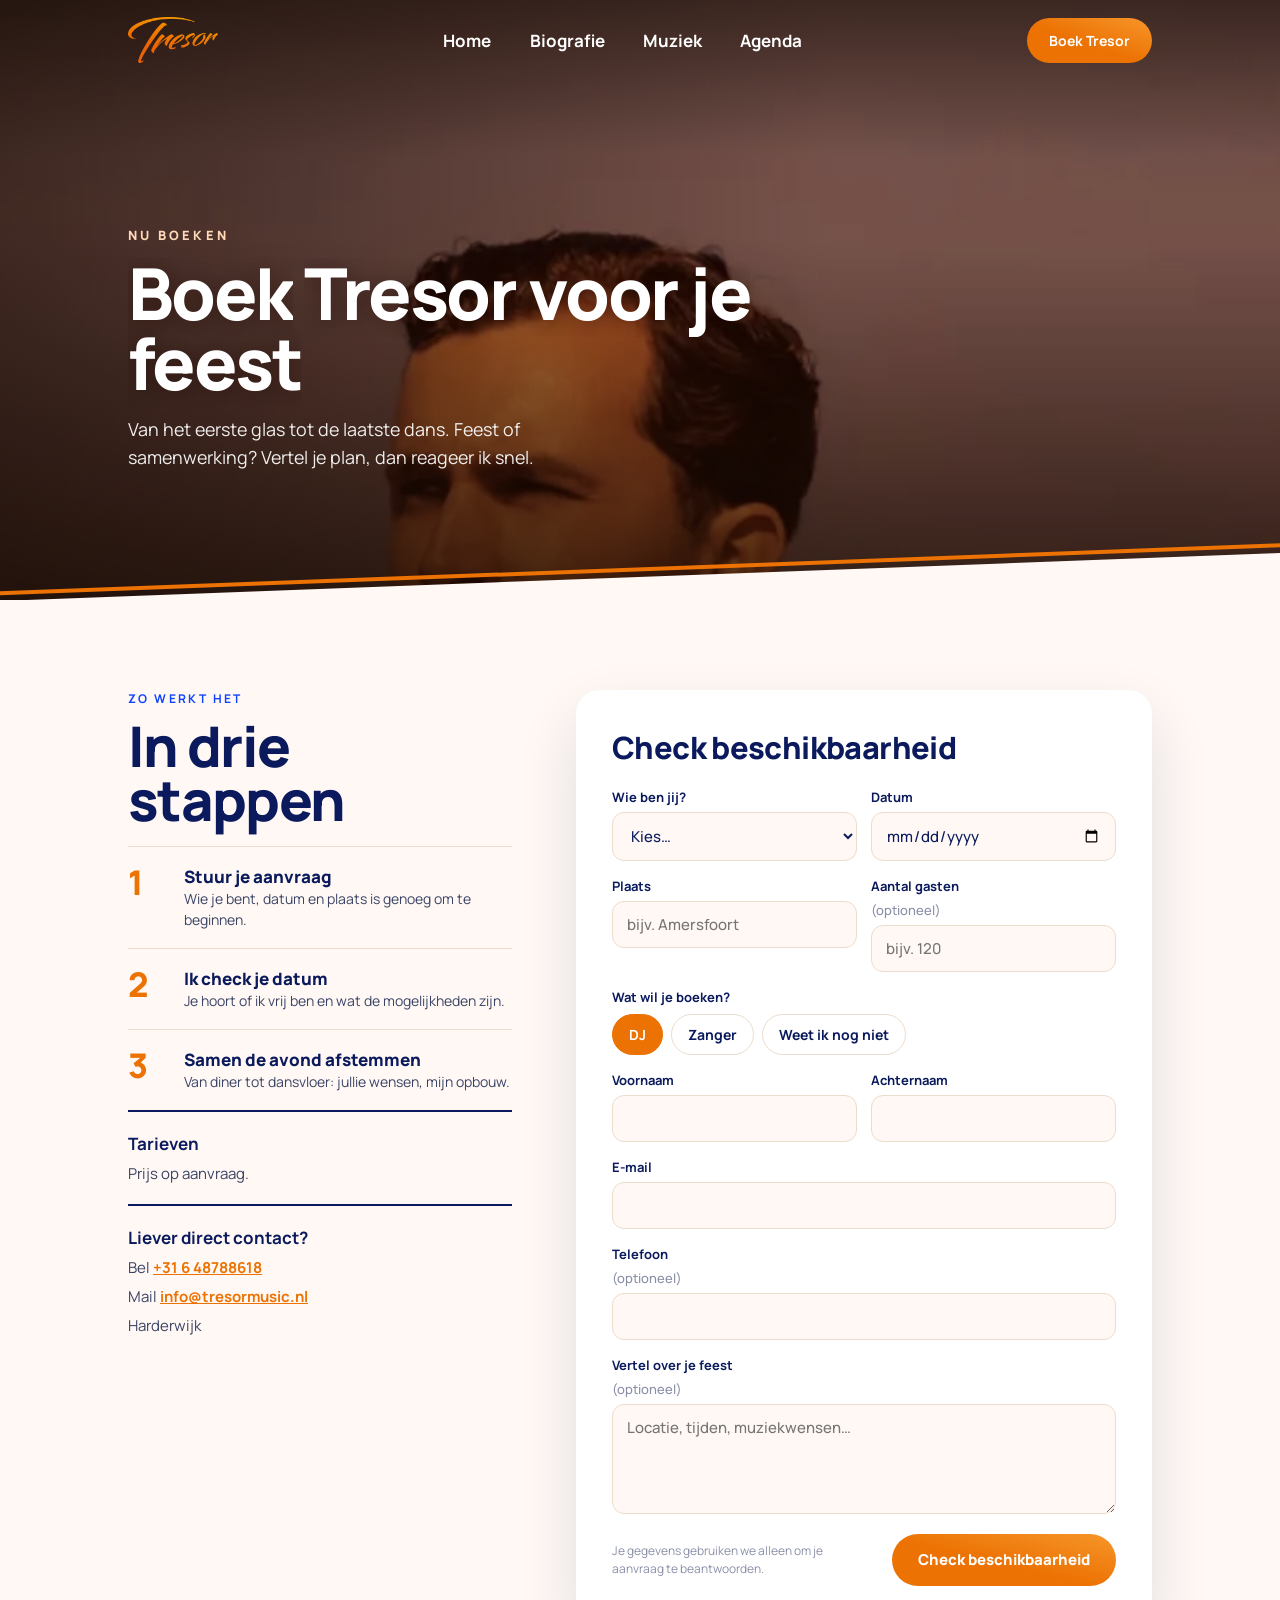
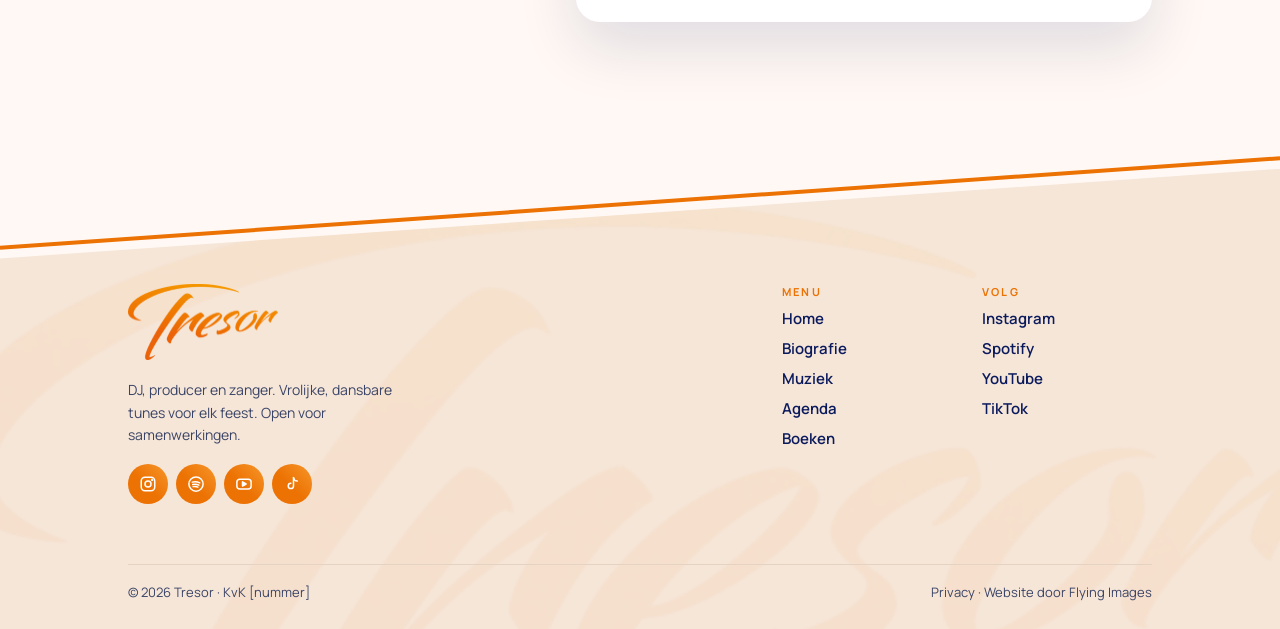
<file: boeken.html>
<!doctype html>
<html lang="nl">
<head>
<meta charset="utf-8">
<meta name="viewport" content="width=device-width, initial-scale=1">
<title>Boek Tresor | Tresor</title>
<meta name="description" content="Boek Tresor voor je feest, event of samenwerking. Check je datum en vertel je plan.">
<link rel="preconnect" href="https://fonts.googleapis.com">
<link rel="preconnect" href="https://fonts.gstatic.com" crossorigin>
<link rel="preload" as="image" href="images/pressfoto.webp">
<link rel="stylesheet" href="https://fonts.googleapis.com/css2?family=Manrope:wght@400;500;700;800&display=swap">
<link rel="stylesheet" href="css/style.css">
</head>
<body class="sub">

<header>
  <div class="wrap">
    <a href="index.html" aria-label="Tresor, naar de homepage"><img class="logo logo-light" src="images/tresor-logo.webp" alt="Tresor"><img class="logo logo-dark" src="images/tresor-logo.webp" alt="Tresor"></a>
    <nav aria-label="Hoofdmenu"><a href="index.html">Home</a><a href="biografie.html">Biografie</a><a href="muziek.html">Muziek</a><a href="agenda.html">Agenda</a><a class="mbtn" href="boeken.html">Boek Tresor</a></nav>
    <a class="btn" href="boeken.html">Boek Tresor</a>
    <button class="burger" type="button" aria-label="Menu openen" aria-expanded="false"><span></span><span></span><span></span></button>
  </div>
</header>

<main>
<section class="phero" aria-label="Nu boeken">
  <img src="images/pressfoto.webp" alt="" aria-hidden="true" style="object-position:50% 22%" fetchpriority="high">
  <div class="content"><div class="wrap">
    <span class="kicker">Nu boeken</span>
    <h1>Boek Tresor voor je feest</h1>
    <p>Van het eerste glas tot de laatste dans. Feest of samenwerking? Vertel je plan, dan reageer ik snel.</p>
  </div></div>
  <svg class="pdiag" viewBox="0 0 100 10" preserveAspectRatio="none" aria-hidden="true">
    <polygon points="0,10 100,0 100,10" fill="#FFF8F4"></polygon>
    <line x1="0" y1="8.4" x2="100" y2="-1.6" stroke="#EC7203" stroke-width="4" vector-effect="non-scaling-stroke"></line>
  </svg>
</section>
<section class="pbook">
  <div class="wrap bgrid">
    <div class="bsteps">
      <div class="label">Zo werkt het</div>
      <h2>In drie stappen</h2>
      <ol>
        <li><b>Stuur je aanvraag</b><span>Wie je bent, datum en plaats is genoeg om te beginnen.</span></li>
        <li><b>Ik check je datum</b><span>Je hoort of ik vrij ben en wat de mogelijkheden zijn.</span></li>
        <li><b>Samen de avond afstemmen</b><span>Van diner tot dansvloer: jullie wensen, mijn opbouw.</span></li>
      </ol>
      <div class="binfo"><b>Tarieven</b><span>Prijs op aanvraag.</span></div>
      <div class="binfo"><b>Liever direct contact?</b><span>Bel <a href="tel:+31648788618">+31 6 48788618</a></span><span>Mail <a href="mailto:info@tresormusic.nl">info@tresormusic.nl</a></span><span>Harderwijk</span></div>
    </div>
    <form class="bform rv" id="bform" novalidate>
      <h2>Check beschikbaarheid</h2>
      <div class="frow">
        <label>Wie ben jij?<select name="wie" required><option value="">Kies…</option><option>Feestbeest</option><option>Bijna getrouwd</option><option>Feestcommissie</option><option>Organisator</option><option>Artiest of producer</option><option>Iets anders</option></select></label>
        <label>Datum<input type="date" name="datum"></label>
      </div>
      <div class="frow">
        <label>Plaats<input type="text" name="plaats" placeholder="bijv. Amersfoort"></label>
        <label>Aantal gasten <i>(optioneel)</i><input type="number" name="gasten" min="1" placeholder="bijv. 120"></label>
      </div>
      <fieldset><legend>Wat wil je boeken?</legend><div class="chips">
        <label class="chip"><input type="radio" name="wat" value="DJ" checked><span>DJ</span></label>
        <label class="chip"><input type="radio" name="wat" value="Zanger"><span>Zanger</span></label>
        <label class="chip"><input type="radio" name="wat" value="Weet ik nog niet"><span>Weet ik nog niet</span></label>
      </div></fieldset>
      <div class="frow">
        <label>Voornaam<input type="text" name="voornaam" autocomplete="given-name" required></label>
        <label>Achternaam<input type="text" name="achternaam" autocomplete="family-name" required></label>
      </div>
      <label>E-mail<input type="email" name="email" autocomplete="email" required></label>
      <label>Telefoon <i>(optioneel)</i><input type="tel" name="telefoon" autocomplete="tel"></label>
      <label>Vertel over je feest <i>(optioneel)</i><textarea name="bericht" rows="4" placeholder="Locatie, tijden, muziekwensen…"></textarea></label>
      <div class="fsend"><small>Je gegevens gebruiken we alleen om je aanvraag te beantwoorden.</small><button class="cbtn main" type="submit">Check beschikbaarheid</button></div>
      <p class="fmsg" role="status" hidden></p>
    </form>
  </div>
</section>
<section class="endsec endonly">
  <svg class="seamline" viewBox="0 0 720 100" preserveAspectRatio="none" aria-hidden="true"><line x1="0" y1="88" x2="720" y2="-12" stroke="#EC7203" stroke-width="4" vector-effect="non-scaling-stroke"></line></svg>
  <footer class="foot">
    <img class="wm" src="images/tresor-logo.webp" alt="" aria-hidden="true" loading="lazy" decoding="async">
    <div class="wrap">
      <div class="fcols">
        <div><a class="flogo" href="index.html" aria-label="Tresor, naar de homepage"><img class="lg" src="images/tresor-logo.webp" alt="Tresor" loading="lazy" decoding="async"></a><p>DJ, producer en zanger. Vrolijke, dansbare tunes voor elk feest. Open voor samenwerkingen.</p><div class="soc"><a href="https://www.instagram.com/tresor_music" target="_blank" rel="noopener" aria-label="Instagram" title="Instagram"><svg width="18" height="18" viewBox="0 0 24 24" stroke="#FFFFFF" stroke-width="2" fill="none" stroke-linecap="round" stroke-linejoin="round" aria-hidden="true"><rect x="3" y="3" width="18" height="18" rx="5"/><circle cx="12" cy="12" r="4"/><circle cx="17.5" cy="6.5" r="0.6" fill="#FFFFFF"/></svg></a><a href="https://open.spotify.com/artist/4Jpk6IuSUI2xoQr6cXJFNq" target="_blank" rel="noopener" aria-label="Spotify" title="Spotify"><svg width="18" height="18" viewBox="0 0 24 24" stroke="#FFFFFF" stroke-width="2" fill="none" stroke-linecap="round" stroke-linejoin="round" aria-hidden="true"><circle cx="12" cy="12" r="9.5"/><path d="M7 9.5c3.5-1 7-0.6 10 1"/><path d="M7.6 12.6c2.9-0.8 5.7-0.4 8.2 0.9"/><path d="M8.2 15.5c2.3-0.6 4.4-0.3 6.3 0.7"/></svg></a><a href="https://www.youtube.com/watch?v=R9sz8uHl9FY&amp;list=OLAK5uy_n5RzKGtCGg1JhrOX92lKKx80cFKfvM6YU" target="_blank" rel="noopener" aria-label="YouTube" title="YouTube"><svg width="18" height="18" viewBox="0 0 24 24" stroke="#FFFFFF" stroke-width="2" fill="none" stroke-linecap="round" stroke-linejoin="round" aria-hidden="true"><rect x="2.5" y="5.5" width="19" height="13" rx="4"/><path d="M10 9.2v5.6l4.8-2.8z" fill="#FFFFFF"/></svg></a><a href="https://www.tiktok.com/@tresorr" target="_blank" rel="noopener" aria-label="TikTok" title="TikTok"><svg width="18" height="18" viewBox="0 0 24 24" stroke="#FFFFFF" stroke-width="2" fill="none" stroke-linecap="round" stroke-linejoin="round" aria-hidden="true"><path d="M14 3.5v11a3.5 3.5 0 1 1-3.5-3.5"/><path d="M14 3.5c.4 2.7 2.2 4.4 5 4.6"/></svg></a></div></div>
        <div class="fcol"><span>MENU</span><a href="index.html">Home</a><a href="biografie.html">Biografie</a><a href="muziek.html">Muziek</a><a href="agenda.html">Agenda</a><a href="boeken.html">Boeken</a></div>
        <div class="fcol"><span>VOLG</span><a href="https://www.instagram.com/tresor_music" target="_blank" rel="noopener">Instagram</a><a href="https://open.spotify.com/artist/4Jpk6IuSUI2xoQr6cXJFNq" target="_blank" rel="noopener">Spotify</a><a href="https://www.youtube.com/watch?v=R9sz8uHl9FY&amp;list=OLAK5uy_n5RzKGtCGg1JhrOX92lKKx80cFKfvM6YU" target="_blank" rel="noopener">YouTube</a><a href="https://www.tiktok.com/@tresorr" target="_blank" rel="noopener">TikTok</a></div>
      </div>
      <div class="fbar"><span>© 2026 Tresor · KvK [nummer]</span><span>Privacy · Website door Flying Images</span></div>
    </div>
  </footer>
</section>
</main>

<div class="modal" id="vmodal" role="dialog" aria-modal="true" aria-label="Videoclip"><div class="box"><button class="close" type="button" aria-label="Sluiten">×</button><div id="vbody"></div></div></div>
<script src="js/main.js"></script>
</body>
</html>
</file>
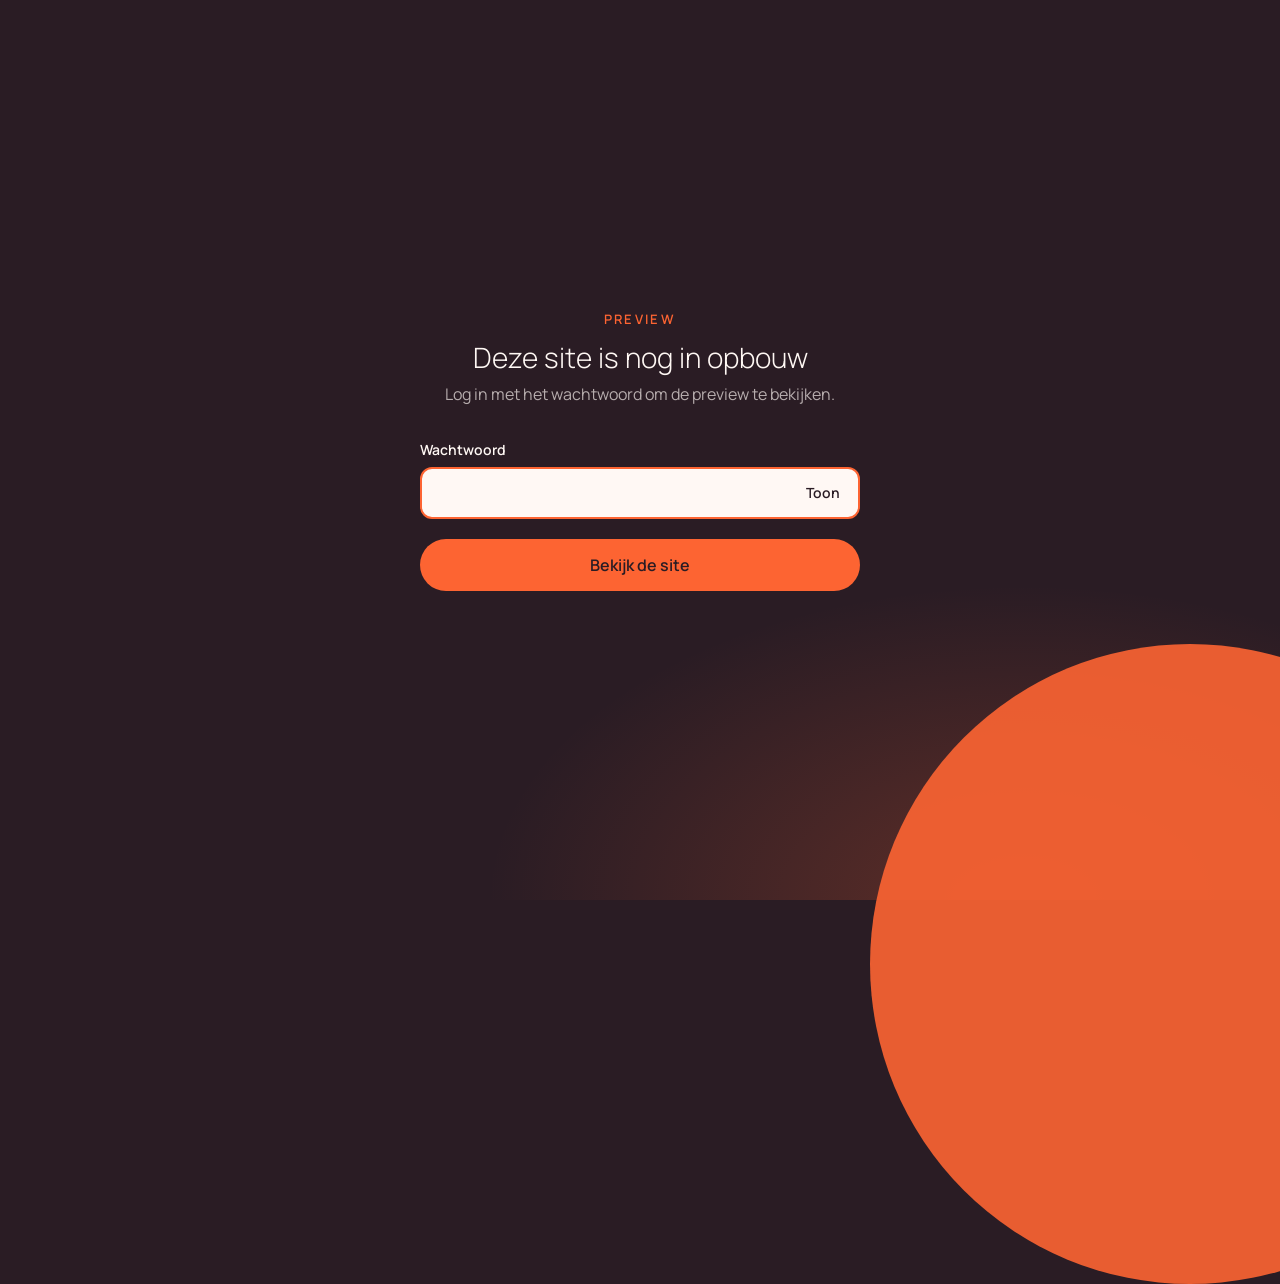
<file: login.html>
<!DOCTYPE html>
<html lang="nl">
<head>
<meta charset="UTF-8">
<meta name="viewport" content="width=device-width, initial-scale=1, viewport-fit=cover">
<meta name="robots" content="noindex, nofollow">
<title>Inloggen | Tresor</title>
<link rel="preconnect" href="https://fonts.googleapis.com">
<link rel="preconnect" href="https://fonts.gstatic.com" crossorigin>
<link href="https://fonts.googleapis.com/css2?family=Manrope:wght@200;300;400;500;600&display=swap" rel="stylesheet">
<!-- CSS staat inline: styles.css is achter de login niet bereikbaar -->
<style>
:root{--ink:#2A1C24;--cream:#FFF8F4;--orange:#FD6432;--orange-30:#FEA88C;--line-dark:rgba(255,248,244,.18);--muted:rgba(255,248,244,.66);--font:"Manrope",system-ui,-apple-system,"Segoe UI",Roboto,sans-serif}
*,*::before,*::after{box-sizing:border-box}
html,body{height:100%}
body{margin:0;font-family:var(--font);font-size:16px;line-height:1.6;background:var(--ink);color:var(--cream);overflow:hidden}
:focus-visible{outline:2px solid var(--orange);outline-offset:3px}
.stage{position:relative;min-height:100%;display:grid;place-items:center;padding:calc(40px + env(safe-area-inset-top,0px)) 24px calc(40px + env(safe-area-inset-bottom,0px));isolation:isolate}
.sun{position:absolute;z-index:-1;width:min(70vw,640px);aspect-ratio:1;border-radius:50%;background:var(--orange);right:-18vw;bottom:-30vw;opacity:.9}
.stage::before{content:"";position:absolute;inset:0;z-index:-1;background:radial-gradient(ellipse 60% 50% at 80% 100%,rgba(253,100,50,.25),transparent 70%)}
.box{width:100%;max-width:440px;text-align:center}
.label{display:block;font-size:13px;font-weight:600;letter-spacing:.18em;text-transform:uppercase;color:var(--orange)}
h1{font-size:28px;font-weight:300;line-height:1.15;margin:12px 0 8px}
.intro{color:var(--muted);margin:0 0 32px}
form{text-align:left}
label{display:block;font-size:14px;font-weight:600;margin-bottom:6px}
.pw{position:relative}
input[type=password],input[type=text]{width:100%;min-height:52px;font:400 16px/1.4 var(--font);color:var(--ink);background:var(--cream);border:2px solid transparent;border-radius:12px;padding:12px 88px 12px 14px}
input:focus{outline:none;border-color:var(--orange)}
input[aria-invalid=true]{border-color:var(--orange-30)}
.toggle{position:absolute;right:6px;top:50%;transform:translateY(-50%);min-height:40px;padding:0 14px;border:0;border-radius:999px;background:transparent;color:var(--ink);font:600 14px/1 var(--font);cursor:pointer}
.toggle:hover{background:rgba(42,28,36,.08)}
.err{color:var(--orange-30);font-size:14px;margin:8px 0 0}
.btn{display:flex;justify-content:center;align-items:center;width:100%;min-height:52px;margin-top:20px;border:0;border-radius:999px;background:var(--orange);color:var(--ink);font:600 16px/1 var(--font);cursor:pointer}
.btn:hover{background:#FD865F}
@media (prefers-reduced-motion:no-preference){.box{animation:in .8s cubic-bezier(.2,.7,.2,1) both}@keyframes in{from{opacity:0;transform:translateY(16px)}to{opacity:1;transform:none}}}
</style>
</head>
<body>
<main class="stage">
  <div class="sun" aria-hidden="true"></div>
  <div class="box">
    <span class="label">Preview</span>
    <h1>Deze site is nog in opbouw</h1>
    <p class="intro">Log in met het wachtwoord om de preview te bekijken.</p>

    <form method="post" action="/api/login">
      <input type="hidden" name="next" id="next" value="/">
      <label for="wachtwoord">Wachtwoord</label>
      <div class="pw">
        <input id="wachtwoord" name="wachtwoord" type="password" autocomplete="current-password" required autofocus aria-describedby="err">
        <button class="toggle" type="button" aria-controls="wachtwoord" aria-pressed="false">Toon</button>
      </div>
      <p class="err" id="err" role="alert" hidden>Dit wachtwoord klopt niet. Probeer het opnieuw.</p>
      <button class="btn" type="submit">Bekijk de site</button>
    </form>

  </div>
</main>
<script>
const q=new URLSearchParams(location.search);
const n=q.get('next')||'/';
document.getElementById('next').value=(n.startsWith('/')&&!n.startsWith('//'))?n:'/';
if(q.get('fout')){const e=document.getElementById('err');e.hidden=false;document.getElementById('wachtwoord').setAttribute('aria-invalid','true');}
const t=document.querySelector('.toggle'),pw=document.getElementById('wachtwoord');
t.addEventListener('click',()=>{const show=pw.type==='password';pw.type=show?'text':'password';t.textContent=show?'Verberg':'Toon';t.setAttribute('aria-pressed',show);pw.focus();});
</script>
</body>
</html>
</file>
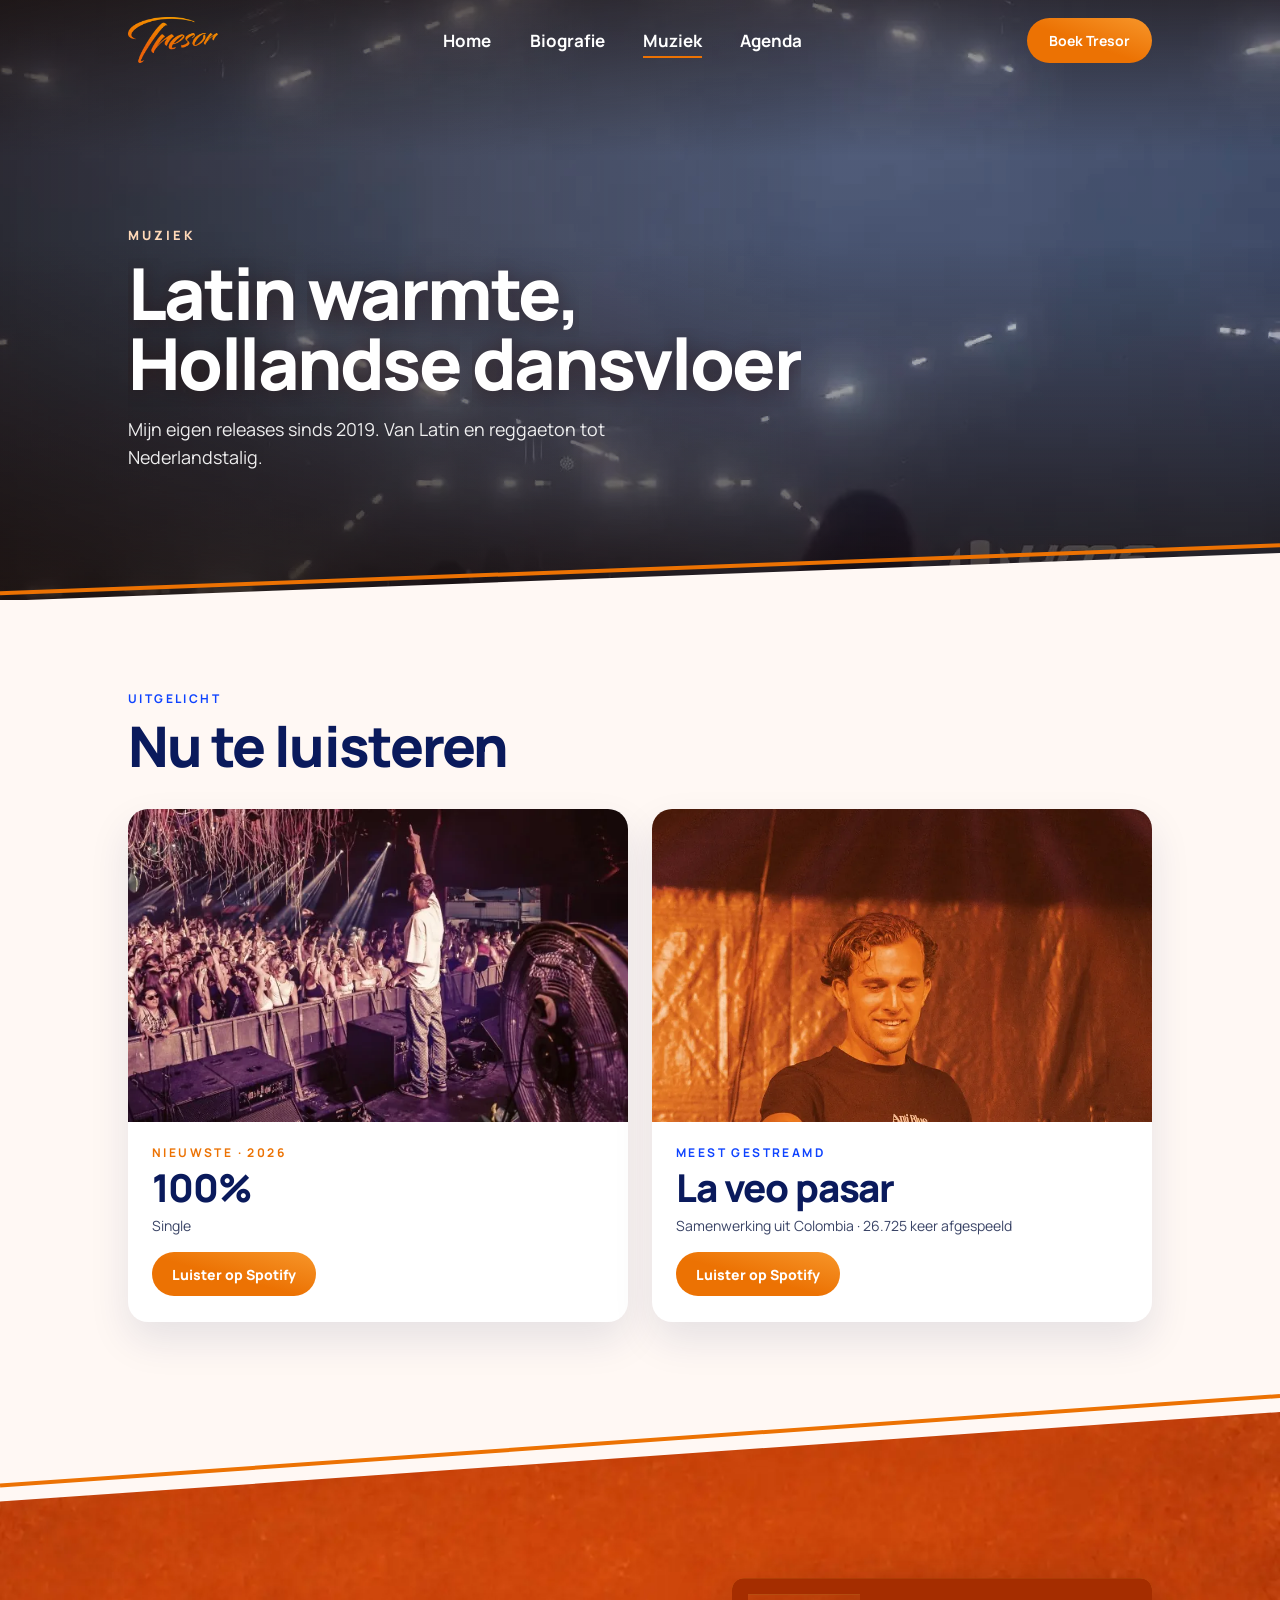
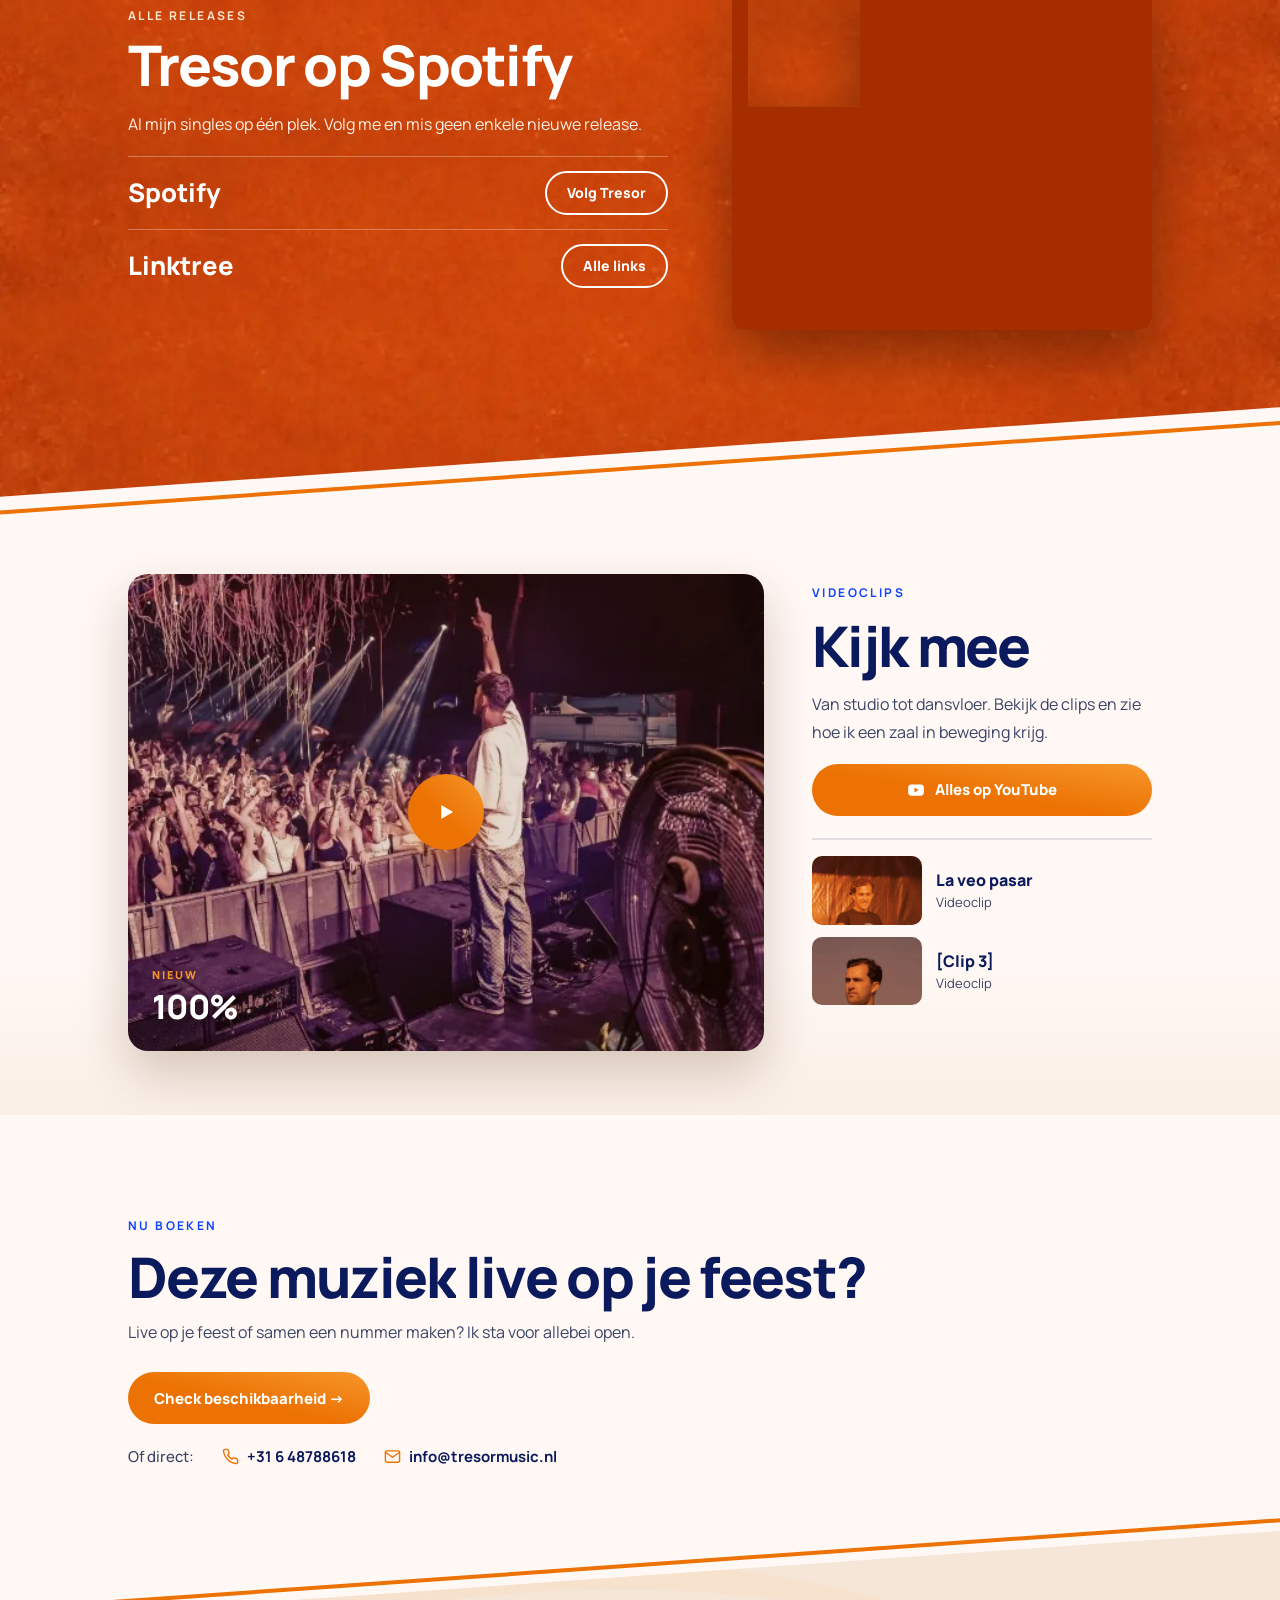
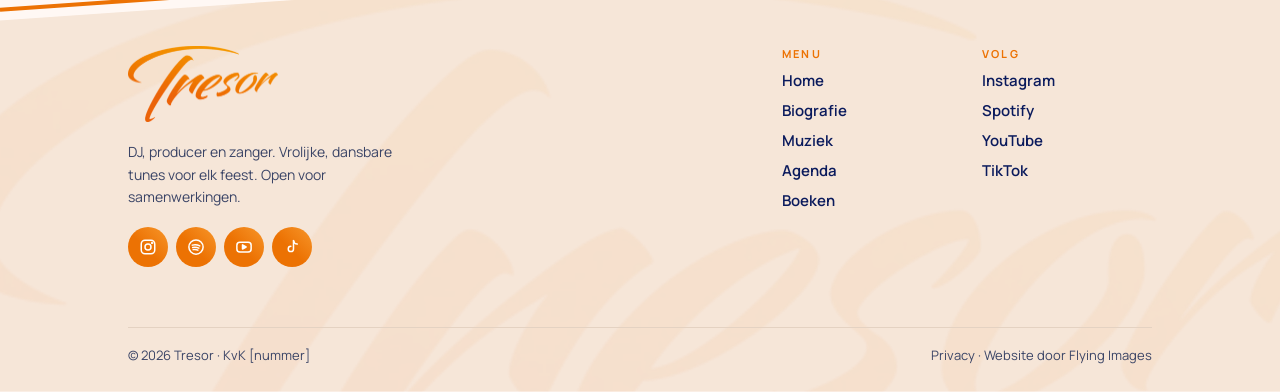
<file: muziek.html>
<!doctype html>
<html lang="nl">
<head>
<meta charset="utf-8">
<meta name="viewport" content="width=device-width, initial-scale=1">
<title>Muziek | Tresor</title>
<meta name="description" content="Muziek van Tresor: eigen releases sinds 2019, van Latin en reggaeton tot Nederlandstalig.">
<link rel="preconnect" href="https://fonts.googleapis.com">
<link rel="preconnect" href="https://fonts.gstatic.com" crossorigin>
<link rel="preconnect" href="https://open.spotify.com">
<link rel="preconnect" href="https://open.spotifycdn.com" crossorigin>
<link rel="preconnect" href="https://i.scdn.co" crossorigin>
<link rel="preload" as="image" href="images/hero-video-poster.webp">
<link rel="stylesheet" href="https://fonts.googleapis.com/css2?family=Manrope:wght@400;500;700;800&display=swap">
<link rel="stylesheet" href="css/style.css">
</head>
<body class="sub">

<header>
  <div class="wrap">
    <a href="index.html" aria-label="Tresor, naar de homepage"><img class="logo logo-light" src="images/tresor-logo.webp" alt="Tresor"><img class="logo logo-dark" src="images/tresor-logo.webp" alt="Tresor"></a>
    <nav aria-label="Hoofdmenu"><a href="index.html">Home</a><a href="biografie.html">Biografie</a><a href="muziek.html" aria-current="page">Muziek</a><a href="agenda.html">Agenda</a><a class="mbtn" href="boeken.html">Boek Tresor</a></nav>
    <a class="btn" href="boeken.html">Boek Tresor</a>
    <button class="burger" type="button" aria-label="Menu openen" aria-expanded="false"><span></span><span></span><span></span></button>
  </div>
</header>

<main>
<section class="phero" aria-label="Muziek">
  <img src="images/hero-video-poster.webp" alt="" aria-hidden="true" style="object-position:50% 40%" fetchpriority="high">
  <div class="content"><div class="wrap">
    <span class="kicker">Muziek</span>
    <h1>Latin warmte, Hollandse dansvloer</h1>
    <p>Mijn eigen releases sinds 2019. Van Latin en reggaeton tot Nederlandstalig.</p>
  </div></div>
  <svg class="pdiag" viewBox="0 0 100 10" preserveAspectRatio="none" aria-hidden="true">
    <polygon points="0,10 100,0 100,10" fill="#FFF8F4"></polygon>
    <line x1="0" y1="8.4" x2="100" y2="-1.6" stroke="#EC7203" stroke-width="4" vector-effect="non-scaling-stroke"></line>
  </svg>
</section>
<section class="pfeat">
  <div class="wrap">
    <div class="label">Uitgelicht</div>
    <h2>Nu te luisteren</h2>
    <div class="fcards"><article class="fcard rv"><div class="fimg"><img src="images/hero.webp" alt="100%" style="object-position:60% 30%" loading="lazy" decoding="async"></div><div class="fbody"><div class="label">Nieuwste · 2026</div><h3>100%</h3><p>Single</p><a class="cbtn main sm" href="https://open.spotify.com/artist/4Jpk6IuSUI2xoQr6cXJFNq" target="_blank" rel="noopener">Luister op Spotify</a></div></article><article class="fcard rv"><div class="fimg"><img src="images/tresor-draaitafel.webp" alt="La veo pasar" style="object-position:45% 40%" loading="lazy" decoding="async"></div><div class="fbody"><div class="label lb">Meest gestreamd</div><h3>La veo pasar</h3><p>Samenwerking uit Colombia · 26.725 keer afgespeeld</p><a class="cbtn main sm" href="https://open.spotify.com/artist/4Jpk6IuSUI2xoQr6cXJFNq" target="_blank" rel="noopener">Luister op Spotify</a></div></article></div>
  </div>
</section>
<div class="obwrap">
  <svg class="obl top" viewBox="0 0 100 10" preserveAspectRatio="none" aria-hidden="true"><line x1="0" y1="10" x2="100" y2="0" stroke="#EC7203" stroke-width="4" vector-effect="non-scaling-stroke"></line></svg>
  <section class="oband"><div class="wrap"><div class="split2 rev">
    <div class="otext">
      <div class="label">Alle releases</div>
      <h2>Tresor op Spotify</h2>
      <p>Al mijn singles op één plek. Volg me en mis geen enkele nieuwe release.</p>
      <div class="olinks"><div><b>Spotify</b><a class="obtn" href="https://open.spotify.com/artist/4Jpk6IuSUI2xoQr6cXJFNq" target="_blank" rel="noopener">Volg Tresor</a></div><div><b>Linktree</b><a class="obtn" href="#" target="_blank" rel="noopener">Alle links</a></div></div>
    </div>
    <div class="ospot"><div class="spotify-wrap"><iframe class="spotify" title="Tresor op Spotify" src="https://open.spotify.com/embed/artist/4Jpk6IuSUI2xoQr6cXJFNq?utm_source=generator" allow="autoplay; clipboard-write; encrypted-media; fullscreen; picture-in-picture" loading="eager"></iframe><span class="tint" aria-hidden="true"></span></div></div>
  </div></div></section>
  <svg class="obl bot" viewBox="0 0 100 10" preserveAspectRatio="none" aria-hidden="true"><line x1="0" y1="10" x2="100" y2="0" stroke="#EC7203" stroke-width="4" vector-effect="non-scaling-stroke"></line></svg>
</div>
<section class="video pvideo" id="video">
  <svg class="seam" viewBox="0 0 720 120" preserveAspectRatio="none" aria-hidden="true" style="background:var(--creme)">
        <line x1="0" y1="72" x2="720" y2="22" stroke="#EC7203" stroke-width="4" vector-effect="non-scaling-stroke"></line>
  </svg>
  <div class="wrap vgrid">
    <a class="thumb big rv" href="https://www.youtube.com/" data-yt=""><img src="images/hero.webp" alt="Videoclip 100%" style="object-position:62% 30%" loading="lazy" decoding="async"><div class="ov"><div class="play"><svg width="16" height="16" viewBox="0 0 14 14" aria-hidden="true"><path d="M4 2.5v9l7.5-4.5z" fill="#fff"/></svg></div></div><div class="cap"><span>Nieuw</span><strong>100%</strong></div></a>
    <div class="vtext rv" style="--d:0.15s">
      <div class="label">Videoclips</div>
      <h2>Kijk mee</h2>
      <p>Van studio tot dansvloer. Bekijk de clips en zie hoe ik een zaal in beweging krijg.</p>
      <a class="btn ytbtn" href="https://www.youtube.com/watch?v=R9sz8uHl9FY&amp;list=OLAK5uy_n5RzKGtCGg1JhrOX92lKKx80cFKfvM6YU" target="_blank" rel="noopener"><svg width="18" height="18" viewBox="0 0 24 24" aria-hidden="true"><rect x="1.5" y="4.5" width="21" height="15" rx="4.5" fill="#fff"/><path d="M10 8.8v6.4l5.4-3.2z" fill="#EC7203"/></svg>Alles op YouTube</a>
      <div class="minis"><a class="mini" href="https://www.youtube.com/" data-yt=""><span class="mthumb"><img src="images/tresor-draaitafel.webp" alt="Videoclip La veo pasar" style="object-position:45% 40%" loading="lazy" decoding="async"></span><span class="mt"><strong>La veo pasar</strong><small>Videoclip</small></span></a><a class="mini" href="https://www.youtube.com/" data-yt=""><span class="mthumb"><img src="images/pressfoto.webp" alt="Videoclip [Clip 3]" style="object-position:50% 25%" loading="lazy" decoding="async"></span><span class="mt"><strong>[Clip 3]</strong><small>Videoclip</small></span></a></div>
    </div>
  </div>
</section>
<section class="endsec" id="boeken">
  <div class="ctab"><div class="wrap">
    <div class="label">Nu boeken</div>
    <h2>Deze muziek live op je feest?</h2>
    <p>Live op je feest of samen een nummer maken? Ik sta voor allebei open.</p>
    <div class="cbtns" style="gap:22px"><a class="cbtn main" href="boeken.html">Check beschikbaarheid →</a><div class="direct"><span>Of direct:</span><a href="tel:+31648788618"><svg width="17" height="17" viewBox="0 0 24 24" fill="none" stroke="#EC7203" stroke-width="2" stroke-linecap="round" stroke-linejoin="round" aria-hidden="true"><path d="M22 16.9v3a2 2 0 0 1-2.2 2 19.8 19.8 0 0 1-8.6-3.1 19.5 19.5 0 0 1-6-6A19.8 19.8 0 0 1 2.1 4.2 2 2 0 0 1 4.1 2h3a2 2 0 0 1 2 1.7c.1.9.4 1.8.7 2.7a2 2 0 0 1-.5 2.1L8 9.8a16 16 0 0 0 6 6l1.3-1.3a2 2 0 0 1 2.1-.4c.9.3 1.8.6 2.7.7a2 2 0 0 1 1.7 2z"/></svg>+31 6 48788618</a><a href="mailto:info@tresormusic.nl"><svg width="17" height="17" viewBox="0 0 24 24" fill="none" stroke="#EC7203" stroke-width="2" stroke-linecap="round" stroke-linejoin="round" aria-hidden="true"><rect x="2" y="4" width="20" height="16" rx="2"/><path d="m22 6-10 7L2 6"/></svg>info@tresormusic.nl</a></div></div>
  </div></div>
  <svg class="seamline" viewBox="0 0 720 100" preserveAspectRatio="none" aria-hidden="true"><line x1="0" y1="88" x2="720" y2="-12" stroke="#EC7203" stroke-width="4" vector-effect="non-scaling-stroke"></line></svg>
  <footer class="foot">
    <img class="wm" src="images/tresor-logo.webp" alt="" aria-hidden="true" loading="lazy" decoding="async">
    <div class="wrap">
      <div class="fcols">
        <div><a class="flogo" href="index.html" aria-label="Tresor, naar de homepage"><img class="lg" src="images/tresor-logo.webp" alt="Tresor" loading="lazy" decoding="async"></a><p>DJ, producer en zanger. Vrolijke, dansbare tunes voor elk feest. Open voor samenwerkingen.</p><div class="soc"><a href="https://www.instagram.com/tresor_music" target="_blank" rel="noopener" aria-label="Instagram" title="Instagram"><svg width="18" height="18" viewBox="0 0 24 24" stroke="#FFFFFF" stroke-width="2" fill="none" stroke-linecap="round" stroke-linejoin="round" aria-hidden="true"><rect x="3" y="3" width="18" height="18" rx="5"/><circle cx="12" cy="12" r="4"/><circle cx="17.5" cy="6.5" r="0.6" fill="#FFFFFF"/></svg></a><a href="https://open.spotify.com/artist/4Jpk6IuSUI2xoQr6cXJFNq" target="_blank" rel="noopener" aria-label="Spotify" title="Spotify"><svg width="18" height="18" viewBox="0 0 24 24" stroke="#FFFFFF" stroke-width="2" fill="none" stroke-linecap="round" stroke-linejoin="round" aria-hidden="true"><circle cx="12" cy="12" r="9.5"/><path d="M7 9.5c3.5-1 7-0.6 10 1"/><path d="M7.6 12.6c2.9-0.8 5.7-0.4 8.2 0.9"/><path d="M8.2 15.5c2.3-0.6 4.4-0.3 6.3 0.7"/></svg></a><a href="https://www.youtube.com/watch?v=R9sz8uHl9FY&amp;list=OLAK5uy_n5RzKGtCGg1JhrOX92lKKx80cFKfvM6YU" target="_blank" rel="noopener" aria-label="YouTube" title="YouTube"><svg width="18" height="18" viewBox="0 0 24 24" stroke="#FFFFFF" stroke-width="2" fill="none" stroke-linecap="round" stroke-linejoin="round" aria-hidden="true"><rect x="2.5" y="5.5" width="19" height="13" rx="4"/><path d="M10 9.2v5.6l4.8-2.8z" fill="#FFFFFF"/></svg></a><a href="https://www.tiktok.com/@tresorr" target="_blank" rel="noopener" aria-label="TikTok" title="TikTok"><svg width="18" height="18" viewBox="0 0 24 24" stroke="#FFFFFF" stroke-width="2" fill="none" stroke-linecap="round" stroke-linejoin="round" aria-hidden="true"><path d="M14 3.5v11a3.5 3.5 0 1 1-3.5-3.5"/><path d="M14 3.5c.4 2.7 2.2 4.4 5 4.6"/></svg></a></div></div>
        <div class="fcol"><span>MENU</span><a href="index.html">Home</a><a href="biografie.html">Biografie</a><a href="muziek.html">Muziek</a><a href="agenda.html">Agenda</a><a href="boeken.html">Boeken</a></div>
        <div class="fcol"><span>VOLG</span><a href="https://www.instagram.com/tresor_music" target="_blank" rel="noopener">Instagram</a><a href="https://open.spotify.com/artist/4Jpk6IuSUI2xoQr6cXJFNq" target="_blank" rel="noopener">Spotify</a><a href="https://www.youtube.com/watch?v=R9sz8uHl9FY&amp;list=OLAK5uy_n5RzKGtCGg1JhrOX92lKKx80cFKfvM6YU" target="_blank" rel="noopener">YouTube</a><a href="https://www.tiktok.com/@tresorr" target="_blank" rel="noopener">TikTok</a></div>
      </div>
      <div class="fbar"><span>© 2026 Tresor · KvK [nummer]</span><span>Privacy · Website door Flying Images</span></div>
    </div>
  </footer>
</section>
</main>

<div class="modal" id="vmodal" role="dialog" aria-modal="true" aria-label="Videoclip"><div class="box"><button class="close" type="button" aria-label="Sluiten">×</button><div id="vbody"></div></div></div>
<script src="js/main.js"></script>
</body>
</html>
</file>
<file: css/style.css>
:root{
  --creme:#FFF8F4; --zand:#F6E6D8; --ink:#0A1A5C; --blue:#EC7203; --orange:#0E43FF; --s:clamp(40px,9vw,120px); --muted:#3A4466; --line:#EFE2D8;
}
*{box-sizing:border-box}
html{scroll-behavior:smooth}
body{margin:0;background:var(--creme);color:var(--ink);font-family:'Manrope',system-ui,-apple-system,'Segoe UI',sans-serif;-webkit-font-smoothing:antialiased}
img{display:block;max-width:100%}
a{color:var(--blue)}
.wrap{max-width:1120px;margin:0 auto;padding:0 clamp(20px,5vw,48px)}
.label{font-size:12px;font-weight:700;letter-spacing:.2em;text-transform:uppercase;color:var(--orange)}
.btn{display:inline-block;background:var(--blue);color:#fff;font-weight:700;font-size:14px;padding:13px 22px;border-radius:999px;text-decoration:none;white-space:nowrap}
.btn:hover{background:#D46502}
.btn-ghost{background:transparent;border:1.5px solid var(--ink);color:var(--ink);padding:11.5px 20px}
.link{font-weight:700;font-size:14px;text-decoration:none;color:#EC7203}
.link:hover{text-decoration:underline;text-underline-offset:3px}

/* HEADER */
header{position:fixed;top:0;left:0;right:0;z-index:50;transition:background .3s,box-shadow .3s,height .3s}
header.scrolled{background:rgba(255,248,244,.94);-webkit-backdrop-filter:blur(10px);backdrop-filter:blur(10px);box-shadow:0 6px 24px rgba(80,30,5,.08)}
header .logo-dark{display:none}
header.scrolled .logo-light{display:none}header.scrolled .logo-dark{display:block}
header.scrolled nav a{color:var(--ink)}
.burger{display:none;width:44px;height:44px;border-radius:50%;border:0;background:rgba(255,255,255,.18);cursor:pointer;align-items:center;justify-content:center;flex-direction:column;gap:5px}
.burger span{display:block;width:20px;height:2px;background:#fff;border-radius:2px;transition:transform .3s,opacity .3s}
header.scrolled .burger{background:#F6E6D8}header.scrolled .burger span{background:var(--ink)}
body.menu-open .burger span:nth-child(1){transform:translateY(7px) rotate(45deg)}body.menu-open .burger span:nth-child(2){opacity:0}body.menu-open .burger span:nth-child(3){transform:translateY(-7px) rotate(-45deg)}
header .wrap{height:80px;transition:height .3s;display:flex;align-items:center;justify-content:space-between;gap:20px}
header .logo{height:46px;width:auto}
nav{display:flex;gap:clamp(24px,3vw,40px)}
nav a{color:#fff;text-decoration:none;font-weight:700;font-size:17px}
nav a{position:relative;padding:4px 0}
nav a:after{content:"";position:absolute;left:0;right:100%;bottom:-2px;height:2px;background:#EC7203;transition:right .25s}
nav a:hover:after{right:0}
@media (max-width:760px){header .btn{display:none}.burger{display:flex}
 nav{position:fixed;top:0;left:0;right:0;height:100vh;height:100dvh;visibility:hidden;transition:transform .4s cubic-bezier(.2,.8,.2,1),visibility 0s .4s;z-index:-1;background:#FFF8F4;flex-direction:column;justify-content:center;align-items:flex-start;gap:22px;padding:0 28px;transform:translateY(-100%)}
 nav a{color:var(--ink)!important;font-size:34px;font-weight:800;letter-spacing:-.02em}
 body.menu-open nav{transform:none;visibility:visible;transition:transform .4s cubic-bezier(.2,.8,.2,1),visibility 0s}
 body.menu-open header .logo-light{display:none}body.menu-open header .logo-dark{display:block}body.menu-open .burger{background:#F6E6D8}body.menu-open .burger span{background:var(--ink)}
 nav .mbtn{display:inline-block!important;margin-top:12px}}
nav .mbtn{display:none;background:#EC7203;color:#fff!important;font-size:16px!important;font-weight:800;padding:14px 24px!important;border-radius:999px}
nav .mbtn:after{display:none}

/* HERO */
.hero{position:relative;height:min(88vh,820px);min-height:520px;overflow:hidden;color:#fff;background:var(--ink)}
.hero>.hero-bg{position:absolute;inset:0;width:100%;height:100%;object-fit:cover;object-position:50% 40%}
@media (prefers-reduced-motion:reduce){.hero>.hero-bg{display:none}.hero{background:var(--ink) url(../images/hero-video-poster.webp) 50% 40%/cover no-repeat}}
.hero>img{position:absolute;inset:0;width:100%;height:100%;object-fit:cover;object-position:60% 30%;animation:heroZoom 14s ease-out both}
@keyframes heroZoom{from{transform:scale(1.12)}to{transform:scale(1)}}
.hero .content{animation:heroIn 1s .2s cubic-bezier(.2,.8,.2,1) both}
@keyframes heroIn{from{opacity:0;transform:translateY(30px)}to{opacity:1;transform:none}}
.hero:before{content:"";position:absolute;inset:0;z-index:1;background:linear-gradient(180deg,rgba(20,8,2,.55) 0%,rgba(20,8,2,0) 22%,rgba(20,8,2,0) 40%,rgba(20,8,2,.7) 100%),linear-gradient(90deg,rgba(20,8,2,.62) 0%,rgba(20,8,2,.15) 60%,rgba(20,8,2,.25) 100%)}
.hero .content{position:absolute;z-index:2;left:0;right:0;bottom:clamp(110px,14vw,170px)}
.hero .content .wrap{display:flex;justify-content:space-between;align-items:flex-end;gap:40px}
.hero .kicker{display:block;margin-bottom:16px;font-size:clamp(12px,1vw,14px);font-weight:800;letter-spacing:.24em;text-transform:uppercase;color:#FFD9B8}
.hero .side{display:flex;flex-direction:column;align-items:flex-end;gap:12px;text-align:right}
.hero .side small{font-size:14px;font-weight:600;opacity:.85;white-space:nowrap}
@media (max-width:760px){.hero .content .wrap{flex-direction:column;align-items:flex-start;gap:24px}.hero .side{align-items:flex-start;text-align:left}.hero .side small{white-space:normal}}
.hero h1{margin:0;font-size:clamp(40px,6.4vw,92px);font-weight:800;line-height:.98;letter-spacing:-.035em;max-width:16ch;text-shadow:0 2px 24px rgba(20,8,2,.45)}
.hero .btn-light{display:inline-block;background:#EC7203;color:#fff;font-weight:800;font-size:clamp(15px,1.3vw,18px);padding:16px 30px;border-radius:999px;text-decoration:none;white-space:nowrap}
.hero .btn-light:hover{background:#D46502}
.diag{position:absolute;left:0;right:0;bottom:-1px;width:100%;height:calc(3.67vw + 1px);z-index:3;display:block}

/* MID (bio + muziek) */
.mid{position:relative;overflow:hidden}
.watermark{position:absolute;z-index:1;pointer-events:none;opacity:.05;width:min(1500px,160%);left:-12%;top:-40px}
.bio{position:relative;background:linear-gradient(180deg,var(--creme) 0%,var(--creme) 25%,var(--zand) 60%);padding:clamp(56px,8vw,110px) 0 clamp(40px,6vw,80px)}
.bio .grid{position:relative;z-index:2;display:grid;grid-template-columns:minmax(0,1fr) minmax(240px,380px);gap:clamp(36px,6vw,90px);align-items:center}
.bio h2{margin:18px 0 22px;font-size:clamp(30px,3.4vw,44px);line-height:1.08;letter-spacing:-.025em;font-weight:800}
.bio h2{color:var(--ink)}.bio h2 .hl,.bio h2 .hl span{color:#EC7203}
.bio p{margin:0 0 16px;font-size:clamp(15px,1.25vw,17px);line-height:1.7;color:var(--muted);max-width:560px}
.bio .link{display:inline-block;margin-top:10px}
.polaroid-wrap{display:flex;justify-content:center;padding:20px 0}
.polaroid{position:relative;background:#fff;padding:16px 16px 60px;transform:rotate(3deg);box-shadow:0 20px 50px rgba(80,30,5,.16);width:min(100%,320px);transition:transform .5s cubic-bezier(.2,.8,.2,1),box-shadow .5s}
.polaroid:hover{transform:rotate(0) scale(1.03);box-shadow:0 30px 60px rgba(80,30,5,.22)}
.polaroid .photo{width:100%;aspect-ratio:200/226;object-fit:cover;object-position:45% 45%}
.polaroid .sig{position:absolute;left:22px;bottom:14px;width:42%}
.polaroid .tape{position:absolute;left:50%;top:-14px;width:96px;height:28px;margin-left:-48px;background:rgba(236,114,3,.4);transform:rotate(-6deg)}
@media (max-width:760px){.bio .grid{grid-template-columns:1fr}.polaroid{width:min(80%,300px)}}

.muziek{position:relative;color:#fff;background:#C7430B url(../images/oranje-muur.webp) center bottom/cover;clip-path:polygon(0 0,100% 0,100% calc(100% - var(--s)*.4167),0 100%)}
.mid{margin-bottom:calc(var(--s)*-.4833);z-index:2}
.muziek .seam{display:block;width:100%;height:clamp(60px,9vw,120px)}
.muziek .inner{position:relative;min-height:clamp(420px,46vw,560px)}
.muziek .text{position:relative;z-index:2;padding:clamp(30px,4vw,60px) 0 clamp(48px,6vw,80px);max-width:420px;display:flex;flex-direction:column;gap:18px}
.muziek .label{color:#FFE6D0}
.muziek h2{margin:0;font-size:clamp(52px,7vw,96px);line-height:.9;letter-spacing:-.035em;font-weight:800}
.muziek .spotify-wrap{position:relative;width:100%;max-width:420px;border-radius:14px;overflow:hidden;isolation:isolate;box-shadow:0 18px 40px -12px rgba(60,12,0,.55),0 0 0 1px rgba(255,230,208,.18)}
.muziek .spotify{width:100%;height:352px;border:0;background:#C2540A;display:block}
/* Spotify kleurt de artiest-embed blauw (uit de profielfoto). Twee lagen maken hem huisstijl-oranje;
   de profielfoto (16px van boven/links, 112x112) blijft uitgespaard. Klikken gaan erdoorheen. */
.muziek .spotify-wrap::before,.muziek .spotify-wrap::after,.muziek .spotify-wrap .tint{content:"";position:absolute;inset:0;pointer-events:none;clip-path:polygon(evenodd,0 0,100% 0,100% 100%,0 100%,0 0,16px 16px,128px 16px,128px 128px,16px 128px,16px 16px)}
.muziek .spotify-wrap::before{background:#424242;mix-blend-mode:screen;z-index:1}
.muziek .spotify-wrap::after{background:#E66A06;mix-blend-mode:color;z-index:2}
.muziek .spotify-wrap .tint{background:#EE6A06;mix-blend-mode:soft-light;z-index:3}
.muziek .cutout{position:absolute;z-index:2;right:max(0px,calc((100vw - 1120px)/2));bottom:0;height:clamp(300px,40vw,520px);width:auto}
@media (max-width:760px){.muziek .inner{min-height:0;padding-bottom:300px}.muziek .cutout{right:0;height:300px}}

/* VIDEO */
.video{position:relative;overflow:hidden;background:linear-gradient(180deg,var(--creme) 0,var(--creme) 78%,#FAEFE6 100%);isolation:isolate;margin-top:-1px}
.video .seam{display:block;width:100%;height:clamp(40px,9vw,120px)}
.video .wrap{padding-top:clamp(10px,2vw,30px);padding-bottom:clamp(40px,5vw,70px)}
.video .clips{position:relative}
.video .clips:before{content:"";position:absolute;z-index:-1;left:-100vw;right:-100vw;top:-2000px;bottom:46%;background:var(--creme)}
.video .thumb{display:block;position:relative;aspect-ratio:4/5;border-radius:18px;overflow:hidden;box-shadow:0 18px 40px rgba(80,30,5,.22)}
.video .thumb img{position:absolute;inset:0;width:100%;height:100%;object-fit:cover}
.video .thumb .ov{position:absolute;inset:0;background:rgba(40,12,4,.18);display:flex;align-items:center;justify-content:center}
.video .clip p{margin:14px 0 0;font-size:17px;font-weight:800}
@media (max-width:760px){.video .thumb{aspect-ratio:16/10}.video .clips:before{bottom:auto;height:calc(2000px + 110px)}}
/* AGENDA */
.agenda-s{position:relative;background:linear-gradient(180deg,#FAEFE6 0,var(--creme) 90px);margin-top:-1px}
.agenda-s .seam{display:block;width:100%;height:clamp(40px,9vw,120px)}
.agenda-s .wrap{padding-top:clamp(30px,4vw,50px);padding-bottom:clamp(70px,9vw,120px)}
.ev{display:grid;grid-template-columns:76px minmax(0,1fr) auto;gap:24px;align-items:center;padding:18px 0;border-top:1px solid #EBDCCD}
.ev:last-child{border-bottom:1px solid #EBDCCD}
.ev .dt{display:flex;flex-direction:column;align-items:center;line-height:1}
.ev .dt b{font-size:32px;font-weight:800;color:var(--blue)}
.ev .dt span{font-size:11px;font-weight:700;letter-spacing:.15em;color:var(--orange);margin-top:5px}
.ev .tt{display:flex;flex-direction:column;gap:3px}
.ev .tt b{font-size:18px;font-weight:800}
.ev .tt span{font-size:14px;color:#4A5578}
.tag{font-size:10px;font-weight:700;letter-spacing:.14em;padding:6px 11px;border-radius:999px}
.tag.o{background:var(--blue);color:#fff}.tag.b{background:var(--zand);color:var(--ink)}
.ev .cta{text-align:right;font-size:14px;font-weight:700;text-decoration:none;background:#EC7203;color:#fff;padding:9px 16px;border-radius:999px}
.ev .cta:hover{background:#D46502}
.ev .cta.p{color:#9AA0B8;background:none;padding:9px 0;font-weight:600}
@media (max-width:760px){.ev{grid-template-columns:56px minmax(0,1fr) auto;gap:14px}}
/* REVIEW */
.review{position:relative;background:var(--zand);overflow:hidden}
.review .wrap{position:relative;display:grid;grid-template-columns:minmax(0,1.15fr) minmax(0,1fr);gap:30px;align-items:end}
.review .txt{display:flex;flex-direction:column;gap:20px;padding:clamp(90px,10vw,130px) 0}
.review .label{color:#0E43FF}
.review h2{margin:0;font-size:clamp(34px,4.4vw,56px);font-weight:800;letter-spacing:-.03em;line-height:.98}
.rcard{background:#fff;border-radius:18px;padding:22px 24px;display:flex;flex-direction:column;gap:12px;box-shadow:0 12px 30px rgba(80,30,5,.08)}
.rcard.a{transform:rotate(-1deg)}.rcard.b{transform:rotate(.8deg)}
.rcard .st{color:#EC7203;font-size:14px;letter-spacing:2px}
.rcard p{margin:0;font-size:clamp(15px,1.3vw,17px);font-weight:600;line-height:1.5}
.rcard .who{display:flex;align-items:center;gap:10px;font-size:13px;color:var(--muted)}
.rcard .who b{color:var(--ink)}
.rcard .av{width:32px;height:32px;border-radius:50%;background:#0E43FF;color:#fff;display:inline-flex;align-items:center;justify-content:center;font-size:13px;font-weight:800}
.review .all{font-size:14px;font-weight:700;color:#EC7203;text-decoration:none}
.review .person{position:relative;display:flex;justify-content:center;align-self:end}
.review .person img{height:clamp(360px,42vw,580px);width:auto;transform:scaleX(-1);display:block}
.score{position:absolute;right:0;bottom:24%;background:#fff;border-radius:16px;padding:14px 18px;display:flex;flex-direction:column;align-items:center;gap:4px;box-shadow:0 16px 36px rgba(80,30,5,.16)}
.score b{font-size:30px;letter-spacing:-.03em;line-height:1}
.score span{color:#EC7203;font-size:13px;letter-spacing:1px}
.score small{font-size:11px;font-weight:600;color:var(--muted)}
@media (max-width:760px){.review .wrap{grid-template-columns:1fr;gap:0}.review .txt{padding-bottom:10px}.review .person img{height:360px}.score{right:4%}}
/* CTA + FOOTER */
.endsec{position:relative;background:var(--creme);overflow:hidden}
.ctab{padding:clamp(60px,8vw,110px) 0 clamp(110px,12vw,170px)}
.ctab .label{color:#0E43FF}
.ctab h2{margin:16px 0 14px;font-size:clamp(34px,4.4vw,56px);font-weight:800;letter-spacing:-.03em;line-height:.98}
.ctab p{margin:0 0 26px;font-size:clamp(15px,1.3vw,18px);color:var(--muted)}
.direct{display:flex;flex-wrap:wrap;align-items:center;gap:12px 28px;font-size:15px;font-weight:700}
.direct span{color:var(--muted);font-weight:500}
.direct a{display:inline-flex;align-items:center;gap:8px;color:var(--ink);text-decoration:none}.direct a:hover{color:#EC7203}
.cbtns{display:flex;flex-direction:column;align-items:flex-start;gap:12px}
.cbtns .row{display:flex;gap:12px;flex-wrap:wrap}
.cbtn{display:inline-flex;align-items:center;justify-content:center;gap:10px;height:52px;padding:0 26px;border-radius:999px;font-size:15px;font-weight:700;text-decoration:none;border:2px solid var(--ink);color:var(--ink);white-space:nowrap}
.cbtn:hover{background:var(--ink);color:#fff}
.cbtn.main{background:#EC7203;border-color:#EC7203;color:#fff}.cbtn.main:hover{background:#D46502;border-color:#D46502}
.seamline{position:relative;display:block;width:100%;height:clamp(50px,7vw,100px);margin-top:calc(-1 * clamp(50px,7vw,100px));z-index:3;pointer-events:none;overflow:visible}
.foot{position:relative;background:var(--zand);padding:clamp(70px,9vw,120px) 0 28px;margin-top:calc(-1 * clamp(50px,7vw,100px));clip-path:polygon(0 clamp(50px,7vw,100px),100% 0,100% 100%,0 100%);overflow:hidden}
.foot .wm{position:absolute;left:-8%;top:30px;width:min(1400px,140%);opacity:.05;pointer-events:none}
.fcols{position:relative;display:grid;grid-template-columns:minmax(0,1fr) 170px 170px;gap:30px}
.fcols img.lg{width:150px;height:auto}
.fcols p{margin:14px 0 18px;font-size:14px;line-height:1.6;color:var(--muted);max-width:300px}
.soc{display:flex;gap:8px}
.soc a{width:40px;height:40px;border-radius:50%;background:#EC7203;display:inline-flex;align-items:center;justify-content:center}
.soc a:hover{background:#D46502}
.fcol{display:flex;flex-direction:column;gap:9px}
.fcol span{font-size:11px;font-weight:700;letter-spacing:.2em;color:#EC7203}
.fcol a{font-size:15px;font-weight:600;color:var(--ink);text-decoration:none}.fcol a:hover{color:#EC7203}
.fbar{position:relative;display:flex;justify-content:space-between;gap:12px;flex-wrap:wrap;margin-top:clamp(40px,5vw,60px);padding-top:18px;border-top:1px solid #E4D2C2;font-size:13px;color:var(--muted)}
@media (max-width:760px){.fcols{grid-template-columns:1fr 1fr}.fcols>div:first-child{grid-column:1/-1}}
/* REST */
section.block{padding:clamp(64px,9vw,120px) 0}
.head{display:flex;justify-content:space-between;align-items:flex-end;gap:20px;margin-bottom:clamp(24px,3vw,36px)}
.head h2{margin:0;font-size:clamp(34px,4.4vw,56px);line-height:.95;letter-spacing:-.03em;font-weight:800}
.clips{display:grid;grid-template-columns:repeat(3,minmax(0,1fr));gap:16px}
.clip .thumb{border-radius:16px;background:var(--ink);display:flex;align-items:center;justify-content:center}
.play{width:48px;height:48px;border-radius:50%;background:#fff;display:flex;align-items:center;justify-content:center}
.clip p{margin:10px 0 0;font-weight:700}
@media (max-width:760px){.clips{grid-template-columns:1fr}}
.agenda .row{display:flex;align-items:baseline;gap:24px;padding:18px 0;border-top:1px solid var(--line)}
.agenda .row:last-child{border-bottom:1px solid var(--line)}
.agenda .d{font-size:24px;font-weight:800;color:var(--orange);width:110px;flex-shrink:0}
.agenda .t{flex-grow:1;font-size:17px;font-weight:700}
.agenda .t span{font-weight:500;color:var(--muted)}
.agenda .k{font-size:12px;font-weight:700;letter-spacing:.12em;color:var(--muted)}
.wall{display:grid;grid-template-columns:repeat(4,minmax(0,1fr));grid-auto-rows:clamp(140px,16vw,220px);gap:12px}
.wall>*{border-radius:20px;overflow:hidden}
.wall img{width:100%;height:100%;object-fit:cover}
.wall .big{grid-column:span 2;grid-row:span 2}
.wall .ph{background:var(--zand);display:flex;align-items:flex-end;padding:12px;font-size:12px;color:var(--muted)}
@media (max-width:760px){.wall{grid-template-columns:repeat(2,minmax(0,1fr))}}
.reviews{text-align:center;max-width:760px;margin:0 auto}
.stars{color:var(--orange);letter-spacing:4px;font-size:18px}
.reviews blockquote{margin:16px 0;font-size:clamp(22px,2.6vw,30px);font-weight:500;line-height:1.4;letter-spacing:-.01em}
.reviews .who{font-weight:700;color:var(--muted);font-size:14px}
.book{display:grid;grid-template-columns:minmax(0,1fr) minmax(0,1fr);gap:clamp(32px,6vw,80px)}
.book h2{margin:0 0 14px;font-size:clamp(40px,5vw,64px);letter-spacing:-.035em;line-height:.95;font-weight:800}
.book p{color:var(--muted);font-size:16px;line-height:1.6}
form{display:flex;flex-direction:column;gap:20px}
form .who{font-size:20px;font-weight:800}
label{display:flex;flex-direction:column;gap:6px;font-size:12px;font-weight:700;letter-spacing:.08em;color:var(--muted);text-transform:uppercase}
input,textarea{font:inherit;font-size:16px;font-weight:500;letter-spacing:0;text-transform:none;color:var(--ink);padding:10px 0;border:0;border-bottom:1.5px solid #D9CBBF;background:transparent;outline:none}
input:focus,textarea:focus{border-bottom-color:var(--blue)}
textarea{resize:vertical;min-height:90px}
button.btn{border:0;cursor:pointer;align-self:flex-start;font-family:inherit}
@media (max-width:760px){.book{grid-template-columns:1fr}}
footer{padding:48px 0 32px}
footer .top{display:flex;justify-content:space-between;align-items:center;gap:20px;flex-wrap:wrap;border-top:1px solid var(--line);padding-top:32px}
footer .logo{height:40px;width:auto}
footer .links{display:flex;gap:20px;font-weight:600;font-size:14px}
footer .links a{color:var(--ink);text-decoration:none}
footer .bottom{display:flex;justify-content:space-between;gap:12px;flex-wrap:wrap;margin-top:24px;font-size:13px;color:var(--muted)}
.note{position:fixed;right:16px;bottom:16px;z-index:50;background:var(--ink);color:#fff;font-size:12px;padding:8px 12px;border-radius:999px;opacity:.85}

/* BEWEGING */
.rv{opacity:0;transform:translateY(28px);transition:opacity .5s cubic-bezier(.2,.8,.2,1),transform .5s cubic-bezier(.2,.8,.2,1);transition-delay:var(--d,0s)}
.rv.in{opacity:1;transform:none}
.rv-r{transform:translateX(40px)}.rv-r.in{transform:none}
/* Tekst-reveal */
.tx{opacity:0;transform:translateY(22px);filter:blur(6px);transition:opacity .55s cubic-bezier(.2,.8,.2,1),transform .55s cubic-bezier(.2,.8,.2,1),filter .55s ease;transition-delay:var(--d,0s)}
.tx.in{opacity:1;transform:none;filter:none}
.split .w{display:inline-block;overflow:hidden;vertical-align:top;padding-bottom:.12em;margin-bottom:-.12em}
.split .wi{display:inline-block;transform:translateY(110%);transition:transform .6s cubic-bezier(.2,.8,.2,1);transition-delay:calc(var(--d,0s) + var(--i,0)*.03s)}
.split.in .wi{transform:none}
.hero h1.split{text-shadow:none}.hero h1 .wi{text-shadow:0 2px 20px rgba(40,12,4,.45)}
.btn,.cbtn,.btn-light,.ev .cta{transition:transform .2s,background .2s,box-shadow .2s}
.btn:hover,.cbtn.main:hover,.btn-light:hover,.ev .cta:hover{transform:translateY(-2px);box-shadow:0 10px 22px rgba(236,114,3,.28)}
.video .thumb img{transition:transform .6s cubic-bezier(.2,.8,.2,1)}
.video .thumb:hover img{transform:scale(1.06)}
.video .thumb .play{transition:transform .3s}
.video .thumb:hover .play{transform:scale(1.12)}
.ev{transition:background .25s,padding .25s}
.ev:hover{background:rgba(246,230,216,.5)}
.soc a{transition:transform .2s,background .2s}.soc a:hover{transform:translateY(-3px)}
.rtrack{display:grid;grid-template-columns:1fr;gap:16px}
.rcard{transition:opacity .4s,transform .4s}
.rcard.out{opacity:0;transform:translateY(10px)}
.rctrl{display:flex;align-items:center;gap:12px}
.rctrl button{width:40px;height:40px;border-radius:50%;border:1.5px solid var(--ink);background:transparent;color:var(--ink);font-size:16px;cursor:pointer;font-family:inherit;transition:background .2s,color .2s}
.rctrl button:hover{background:var(--ink);color:#fff}
.rctrl button.next{background:#EC7203;border-color:#EC7203;color:#fff}.rctrl button.next:hover{background:#D46502;border-color:#D46502}
.rdots{display:flex;gap:6px;margin-left:6px}.rdots span{width:6px;height:6px;border-radius:3px;background:#D9CBBF;transition:all .3s}.rdots span.on{width:22px;background:#EC7203}
.review .person img{animation:floaty 6s ease-in-out infinite}
@keyframes floaty{0%,100%{transform:scaleX(-1) translateY(0)}50%{transform:scaleX(-1) translateY(-8px)}}
/* VIDEO MODAL */
.modal{position:fixed;inset:0;z-index:100;background:rgba(20,8,2,.86);display:flex;align-items:center;justify-content:center;padding:20px;opacity:0;pointer-events:none;transition:opacity .3s}
.modal.open{opacity:1;pointer-events:auto}
.modal .box{position:relative;width:min(960px,100%);aspect-ratio:16/9;background:#000;border-radius:16px;overflow:hidden;transform:scale(.94);transition:transform .3s}
.modal.open .box{transform:none}
.modal iframe{width:100%;height:100%;border:0;display:block}
.modal .msg{position:absolute;inset:0;display:flex;flex-direction:column;align-items:center;justify-content:center;gap:10px;color:#fff;text-align:center;padding:20px}
.modal .msg b{font-size:22px}
.modal .close{position:absolute;top:-52px;right:0;width:42px;height:42px;border-radius:50%;border:0;background:#fff;color:var(--ink);font-size:20px;cursor:pointer}
@media (prefers-reduced-motion:reduce){*,*:before,*:after{animation:none!important;transition:none!important}.rv,.tx{opacity:1;transform:none;filter:none}.split .wi{transform:none}}

/* Lichtkrant tussen hero en biografie */
.ticker-wrap{position:relative;z-index:20;height:0}
.ticker{position:absolute;z-index:20;left:-4%;right:-4%;top:calc(-1.83vw - 26px);height:52px;background:#EC7203;transform:rotate(-2.1deg);display:flex;align-items:center;overflow:hidden;box-shadow:0 12px 30px rgba(20,8,2,.25)}
.ticker-track{display:flex;align-items:center;gap:28px;padding-left:28px;white-space:nowrap;animation:ticker 45s linear infinite;will-change:transform}
.ticker-track span{color:#fff;font-weight:800;font-size:18px;letter-spacing:.06em;text-transform:uppercase}
.ticker-track i{font-style:normal;color:#0A1A5C;font-size:14px}
.ticker:hover .ticker-track{animation-play-state:paused}
@keyframes ticker{from{transform:translateX(0)}to{transform:translateX(-50%)}}
@media (max-width:760px){.ticker{height:42px;top:calc(-1.83vw - 21px)}.ticker-track{gap:20px;padding-left:20px}.ticker-track span{font-size:14px}}
@media (prefers-reduced-motion:reduce){.ticker-track{animation:none}}

/* Knoppen: subtiel lichter oranje rechtsboven, zoals het verloop in het logo */
.btn,nav .mbtn,.hero .btn-light,.ev .cta,.cbtn.main,.soc a,.rctrl button.next{background:linear-gradient(to top right,#EC7203 45%,#F7962A 100%)}
.btn:hover,nav .mbtn:hover,.hero .btn-light:hover,.ev .cta:hover,.cbtn.main:hover,.soc a:hover,.rctrl button.next:hover{background:linear-gradient(to top right,#D46502 45%,#E9851C 100%)}
.btn,nav .mbtn,.hero .btn-light,.ev .cta,.cbtn.main,.soc a,.rctrl button.next,.btn:hover,nav .mbtn:hover,.hero .btn-light:hover,.ev .cta:hover,.cbtn.main:hover,.soc a:hover,.rctrl button.next:hover{border-color:transparent;background-origin:border-box}
.cbtn.main,.cbtn.main:hover,.rctrl button.next,.rctrl button.next:hover{border:0}

/* Kijk mee: grote clip links, tekst rechts */
.video .clips:before{display:none}
.video .vgrid{display:grid;grid-template-columns:minmax(0,1fr) minmax(260px,340px);gap:clamp(24px,4vw,48px);align-items:start}
.video .thumb.big{aspect-ratio:4/3;border-radius:20px;box-shadow:0 22px 50px rgba(80,30,5,.22)}
.video .thumb.big .ov{background:rgba(40,12,4,.12)}
.video .thumb.big .play{width:clamp(60px,6vw,76px);height:clamp(60px,6vw,76px);background:linear-gradient(to top right,#EC7203 45%,#F7962A 100%);box-shadow:0 10px 26px rgba(236,114,3,.35)}
.video .thumb.big .play svg{width:22px;height:22px}
.video .thumb .cap{position:absolute;left:clamp(16px,2vw,24px);bottom:clamp(14px,2vw,22px);color:#fff;display:flex;flex-direction:column;gap:2px;text-shadow:0 2px 14px rgba(20,8,2,.45)}
.video .thumb .cap span{font-size:11px;font-weight:800;letter-spacing:.18em;text-transform:uppercase;color:#F7962A}
.video .thumb .cap strong{font-size:clamp(24px,2.6vw,34px);font-weight:800;letter-spacing:-.02em}
.video .vtext{display:flex;flex-direction:column;gap:18px;padding-top:clamp(0px,1vw,10px)}
.video .vtext h2{margin:0;font-size:clamp(34px,4.4vw,56px);line-height:.95;letter-spacing:-.03em;font-weight:800}
.video .vtext p{margin:0;font-size:16px;line-height:1.6;color:var(--muted)}
.video .ytbtn{display:inline-flex;align-items:center;justify-content:center;gap:10px;align-self:stretch;font-size:15px;font-weight:800;padding:15px 22px}
.video .minis{display:flex;flex-direction:column;gap:12px;margin-top:4px;padding-top:16px;border-top:2px solid rgba(10,26,92,.12)}
.video .mini{display:flex;align-items:center;gap:14px;text-decoration:none;color:var(--ink)}
.video .mthumb{position:relative;flex:0 0 auto;width:110px;aspect-ratio:16/10;border-radius:10px;overflow:hidden}
.video .mthumb img{position:absolute;inset:0;width:100%;height:100%;object-fit:cover;transition:transform .5s cubic-bezier(.2,.8,.2,1)}
.video .mini:hover .mthumb img{transform:scale(1.08)}
.video .mt{display:flex;flex-direction:column;gap:2px}
.video .mt strong{font-size:16px;font-weight:800}
.video .mt small{font-size:13px;color:var(--muted)}
.video .mini:hover strong{color:#EC7203}
@media (max-width:760px){.video .vgrid{grid-template-columns:1fr;gap:18px}.video .vtext{display:contents}.video .vtext>*{order:-1}.video .vtext h2{margin-top:-8px}.video .vtext .minis{order:1;margin-top:0}.video .thumb.big{aspect-ratio:4/5;margin-top:6px}.video .ytbtn{justify-self:start}}

/* Geen horizontaal scrollen: lichtkrant steekt bewust buiten beeld */
.ticker-wrap{overflow-x:clip}
html,body{overflow-x:clip}
@supports not (overflow:clip){html,body{overflow-x:hidden}}
@media (max-width:760px){.agenda-s .head{flex-direction:column;align-items:flex-start;gap:12px}}

/* ===== SUBPAGINA'S ===== */
nav a[aria-current="page"]:after{right:0}
/* Pagina-hero */
.phero{position:relative;height:min(68vh,600px);min-height:440px;overflow:hidden;color:#fff;background:var(--ink)}
.phero>img{position:absolute;inset:0;width:100%;height:100%;object-fit:cover;animation:heroZoom 14s ease-out both}
.phero:before{content:"";position:absolute;inset:0;z-index:1;background:linear-gradient(180deg,rgba(20,8,2,.55) 0%,rgba(20,8,2,0) 26%,rgba(20,8,2,0) 40%,rgba(20,8,2,.72) 100%),linear-gradient(90deg,rgba(20,8,2,.6) 0%,rgba(20,8,2,.12) 65%)}
.phero .content{position:absolute;z-index:2;left:0;right:0;bottom:clamp(80px,10vw,140px);animation:heroIn 1s .15s cubic-bezier(.2,.8,.2,1) both}
.phero .kicker{display:block;margin-bottom:14px;font-size:clamp(12px,1vw,14px);font-weight:800;letter-spacing:.24em;text-transform:uppercase;color:#FFD9B8}
.phero h1{margin:0;font-size:clamp(40px,5.6vw,80px);font-weight:800;line-height:.98;letter-spacing:-.035em;max-width:15ch;text-shadow:0 2px 24px rgba(20,8,2,.45)}
.phero p{margin:18px 0 0;max-width:520px;font-size:clamp(16px,1.4vw,19px);line-height:1.55;opacity:.92}
.pdiag{position:absolute;left:0;right:0;bottom:-1px;width:100%;height:calc(3.67vw + 1px);z-index:3;display:block;overflow:visible}
.phero h1.split{text-shadow:none}.phero h1 .wi{text-shadow:0 2px 20px rgba(40,12,4,.45)}
/* Verhaal (biografie) */
.pstory{background:var(--creme);padding:clamp(48px,7vw,100px) 0 clamp(120px,14vw,190px)}
.story{display:flow-root;max-width:1120px}
.story h2{margin:16px 0 26px;font-size:clamp(30px,3.6vw,48px);line-height:1.06;letter-spacing:-.025em;font-weight:800;max-width:16ch}
.story h2 .hl{color:#EC7203}
.story p{margin:0 0 18px;font-size:clamp(16px,1.3vw,18px);line-height:1.75;color:var(--muted)}
.sphoto{float:right;width:clamp(240px,30vw,380px);aspect-ratio:25/36;object-fit:cover;object-position:50% 20%;border-radius:22px;margin:-110px 0 24px clamp(28px,5vw,64px);box-shadow:0 22px 50px rgba(10,26,92,.16)}
@media (max-width:760px){.sphoto{float:none;width:100%;aspect-ratio:4/5;margin:0 0 26px}}
/* Oranje band met schuine randen */
.obwrap{--c:clamp(40px,7vw,100px);position:relative;z-index:2;margin:calc(var(--c)*-1) 0}
.oband{position:relative;color:#fff;background:#C7430B url(../images/oranje-muur.webp) center/cover;clip-path:polygon(0 var(--c),100% 0,100% calc(100% - var(--c)),0 100%);padding:calc(var(--c) + clamp(40px,6vw,80px)) 0}
.obl{position:absolute;left:0;width:100%;height:var(--c);z-index:3;overflow:visible;pointer-events:none}
.obl.top{top:-16px}.obl.bot{bottom:-16px}
.oband .label{color:#FFE6D0}
.oband h2{margin:14px 0 18px;font-size:clamp(34px,4.4vw,56px);font-weight:800;letter-spacing:-.03em;line-height:1}
.oband p{margin:0 0 14px;font-size:clamp(15px,1.3vw,18px);line-height:1.65;color:#FFF1E6;max-width:520px}
.split2{display:grid;grid-template-columns:minmax(0,.9fr) minmax(0,1.1fr);gap:clamp(30px,5vw,70px);align-items:center}
.split2.rev{grid-template-columns:minmax(0,1fr) minmax(0,420px)}
.ophoto{margin:0;position:relative;border-radius:20px;overflow:hidden;border:5px solid #fff;box-shadow:0 24px 50px rgba(60,20,4,.35);aspect-ratio:4/5}
.ophoto img{width:100%;height:100%;object-fit:cover;object-position:50% 30%;display:block}
.ophoto figcaption{position:absolute;left:12px;right:12px;bottom:12px;padding:7px 12px;border-radius:10px;background:rgba(10,26,92,.72);font-size:12px;font-weight:600}
.wbtn{display:inline-flex;align-items:center;justify-content:center;height:52px;padding:0 26px;margin-top:10px;border-radius:999px;background:#fff;color:#EC7203;font-size:15px;font-weight:800;text-decoration:none;transition:transform .2s,box-shadow .2s}
.wbtn:hover{transform:translateY(-2px);box-shadow:0 10px 22px rgba(60,20,4,.3)}
.olinks{margin-top:18px}
.olinks>div{display:flex;justify-content:space-between;align-items:center;gap:16px;padding:14px 0;border-top:1px solid rgba(255,255,255,.3)}
.olinks b{font-size:clamp(20px,2vw,26px);font-weight:800}
.obtn{display:inline-flex;align-items:center;height:42px;padding:0 20px;border-radius:999px;border:2px solid #fff;color:#fff;font-size:14px;font-weight:700;text-decoration:none;white-space:nowrap;transition:background .2s,color .2s}
.obtn:hover{background:#fff;color:#EC7203}
.ospot .spotify-wrap{position:relative;width:100%;border-radius:14px;overflow:hidden;isolation:isolate;box-shadow:0 24px 50px -12px rgba(40,10,0,.55),0 0 0 1px rgba(255,230,208,.18)}
.ospot .spotify{width:100%;height:352px;border:0;background:#C2540A;display:block}
.ospot .spotify-wrap::before,.ospot .spotify-wrap::after,.ospot .spotify-wrap .tint{content:"";position:absolute;inset:0;pointer-events:none;clip-path:polygon(evenodd,0 0,100% 0,100% 100%,0 100%,0 0,16px 16px,128px 16px,128px 128px,16px 128px,16px 16px)}
.ospot .spotify-wrap::before{background:#424242;mix-blend-mode:screen;z-index:1}
.ospot .spotify-wrap::after{background:#E66A06;mix-blend-mode:color;z-index:2}
.ospot .spotify-wrap .tint{background:#EE6A06;mix-blend-mode:soft-light;z-index:3}
.ospace{height:clamp(30px,4vw,50px);background:var(--creme)}
@media (max-width:760px){.split2,.split2.rev{grid-template-columns:1fr}.ophoto{aspect-ratio:4/3}}
/* Muziek: uitgelicht */
.pfeat{background:var(--creme);padding:clamp(48px,7vw,100px) 0 clamp(120px,14vw,190px)}
.pfeat h2{margin:12px 0 clamp(24px,3vw,36px);font-size:clamp(34px,4.4vw,56px);font-weight:800;letter-spacing:-.03em;line-height:1}
.fcards{display:grid;grid-template-columns:repeat(2,minmax(0,1fr));gap:clamp(16px,2vw,24px)}
.fcard{background:#fff;border-radius:20px;overflow:hidden;box-shadow:0 18px 40px rgba(10,26,92,.10);display:flex;flex-direction:column}
.fimg{aspect-ratio:16/10;overflow:hidden}.fimg img{width:100%;height:100%;object-fit:cover;display:block;transition:transform .6s cubic-bezier(.2,.8,.2,1)}
.fcard:hover .fimg img{transform:scale(1.05)}
.fbody{padding:22px 24px 26px;display:flex;flex-direction:column;align-items:flex-start;gap:8px}
.fbody .label{color:#EC7203}.fbody .label.lb{color:#0E43FF}
.fbody h3{margin:0;font-size:clamp(28px,3vw,40px);font-weight:800;letter-spacing:-.03em;line-height:1}
.fbody p{margin:0 0 8px;font-size:14px;line-height:1.5;color:var(--muted)}
.cbtn.sm{height:44px;padding:0 20px;font-size:14px}
@media (max-width:760px){.fcards{grid-template-columns:1fr}}
.pvideo{margin-top:0}
.pvideo>.seam{display:none}
.pvideo .wrap{padding-top:clamp(110px,13vw,170px)}
/* Agenda-pagina */
.pagenda{background:var(--creme)}
.pagenda .wrap{padding-top:clamp(40px,6vw,80px)}
.month{margin-bottom:clamp(36px,5vw,56px)}
.mhead{display:flex;align-items:center;gap:16px;margin:0 0 6px;font-size:clamp(22px,2.4vw,30px);font-weight:800;letter-spacing:-.02em}
.mhead:after{content:"";flex:1;height:2px;background:var(--ink)}
.fnote{margin:0;font-size:13px;color:#8A8FA8}
/* Boeken-pagina */
.pbook{background:var(--creme);padding:clamp(40px,6vw,80px) 0 clamp(70px,9vw,120px)}
.bgrid{display:grid;grid-template-columns:minmax(0,.8fr) minmax(0,1.2fr);gap:clamp(30px,5vw,70px);align-items:start}
.bsteps h2{margin:12px 0 18px;font-size:clamp(30px,3.4vw,44px);font-weight:800;letter-spacing:-.03em;line-height:1}
.bsteps ol{list-style:none;margin:0;padding:0;counter-reset:s}
.bsteps li{counter-increment:s;display:grid;grid-template-columns:44px minmax(0,1fr);column-gap:12px;padding:18px 0;border-top:1px solid #EBDCCD}
.bsteps li:before{content:counter(s);grid-row:span 2;font-size:34px;font-weight:800;line-height:1;color:#EC7203}
.bsteps li b{font-size:17px;font-weight:800}
.bsteps li span{font-size:14px;line-height:1.5;color:var(--muted)}
.binfo{display:flex;flex-direction:column;gap:8px;padding:20px 0;border-top:2px solid var(--ink);font-size:15px;color:var(--muted)}
.binfo b{font-size:17px;color:var(--ink)}
.binfo a{color:#EC7203;font-weight:700}
.bform{background:#fff;border-radius:24px;padding:clamp(24px,3vw,36px);box-shadow:0 26px 60px rgba(10,26,92,.12);display:flex;flex-direction:column;gap:16px}
.bform h2{margin:0 0 4px;font-size:clamp(24px,2.4vw,32px);font-weight:800;letter-spacing:-.02em}
.bform .frow{display:grid;grid-template-columns:1fr 1fr;gap:14px}
.bform label{text-transform:none;letter-spacing:0;font-size:13px;font-weight:700;color:var(--ink)}
.bform label i{font-style:normal;font-weight:500;color:#8A8FA8}
.bform input,.bform select,.bform textarea{font:inherit;font-size:15px;font-weight:500;color:var(--ink);background:var(--creme);border:1.5px solid #EBDCCD;border-radius:12px;padding:12px 14px;outline:none;width:100%;box-sizing:border-box;transition:border-color .2s,box-shadow .2s}
.bform input:focus,.bform select:focus,.bform textarea:focus{border-color:#EC7203;box-shadow:0 0 0 3px rgba(236,114,3,.15)}
.bform fieldset{border:0;margin:0;padding:0}
.bform legend{font-size:13px;font-weight:700;margin-bottom:8px;padding:0}
.chips{display:flex;flex-wrap:wrap;gap:8px}
.bform .chip{display:inline-flex;cursor:pointer}
.bform .chip input{position:absolute;opacity:0;width:1px;height:1px}
.bform .chip span{padding:10px 16px;border-radius:999px;border:1.5px solid #EBDCCD;font-size:14px;font-weight:700;transition:background .2s,border-color .2s,color .2s}
.bform .chip input:checked+span{background:#EC7203;border-color:#EC7203;color:#fff}
.bform .chip input:focus-visible+span{box-shadow:0 0 0 3px rgba(236,114,3,.3)}
.fsend{display:flex;justify-content:space-between;align-items:center;gap:16px;margin-top:4px}
.fsend small{font-size:12px;line-height:1.5;color:#8A8FA8;max-width:220px}
.bform button.cbtn{cursor:pointer;font-family:inherit}
.fmsg{margin:0;padding:12px 14px;border-radius:12px;background:#FFF1E6;color:var(--ink);font-size:14px;font-weight:600}
@media (max-width:760px){.bgrid{grid-template-columns:1fr}.bform .frow{grid-template-columns:1fr}.fsend{flex-direction:column;align-items:stretch}.fsend .cbtn{width:100%}}
.endonly>.seamline{margin-top:0}

/* ===== CONSISTENTIE: één set koppen, tekst, knoppen en ritme ===== */
button{font-family:inherit}
/* Sectiekoppen: grote kop overal gelijk */
.head h2,.video .vtext h2,.review h2,.ctab h2,.oband h2,.pfeat h2,.bsteps h2{font-size:clamp(34px,4.4vw,56px);font-weight:800;letter-spacing:-.03em;line-height:.98}
/* Zin-koppen (biografie): gelijk aan de bio op de homepage */
.story h2{font-size:clamp(30px,3.4vw,44px);line-height:1.08;letter-spacing:-.025em}
/* Lopende tekst */
.bio p,.story p,.oband p,.video .vtext p,.ctab p{font-size:clamp(15px,1.25vw,17px);line-height:1.7}
.ctab p{max-width:620px}
/* Knoppen: primair 52px, secundair 44px */
.cbtn,.cbtn.main,.wbtn,.video .ytbtn{height:52px;padding:0 26px;font-size:15px;font-weight:800}
.cbtn.sm,.obtn{height:44px;padding:0 20px;font-size:14px;font-weight:800}
/* Ritme: eerste section na een pagina-hero */
.pstory,.pfeat,.pbook{padding-top:clamp(48px,7vw,100px)}
.pagenda .wrap{padding-top:clamp(48px,7vw,100px)}
/* "Besloten" is geen knop: geen hover-vlak, geen verschuiving */
.ev .cta.p,.ev .cta.p:hover{background:none;box-shadow:none;transform:none;cursor:default;padding:9px 0}
/* Footer-links: klik- en hovervlak alleen op het woord */
.fcol{align-items:flex-start}
.fcol a{display:inline-block}
/* Boeken: ruimte boven de schuine footerlijn zodat hij niet wordt afgeknipt */
.endonly{padding-top:clamp(16px,2.5vw,32px)}
/* Achtergrondlogo's altijd in het midden, ook bij uitzoomen */
.watermark,.foot .wm{left:50%;right:auto;transform:translateX(-50%);max-width:none}
.flogo{display:inline-block;line-height:0;transition:transform .2s}.flogo:hover{transform:translateY(-2px)}
/* Spotify-speler: hoeken echt rond, geen vierkant vlak erachter (Spotify zelf rondt af op 12px) */
.muziek .spotify-wrap,.ospot .spotify-wrap{border-radius:12px;clip-path:inset(0 round 12px);-webkit-clip-path:inset(0 round 12px)}
.muziek .spotify,.ospot .spotify{border-radius:12px;background:transparent}
.spot-shadow{max-width:420px;filter:drop-shadow(0 18px 24px rgba(60,12,0,.4))}
.ospot{filter:drop-shadow(0 22px 28px rgba(40,10,0,.45))}
.muziek .spotify-wrap,.ospot .spotify-wrap{box-shadow:none}
</file>
